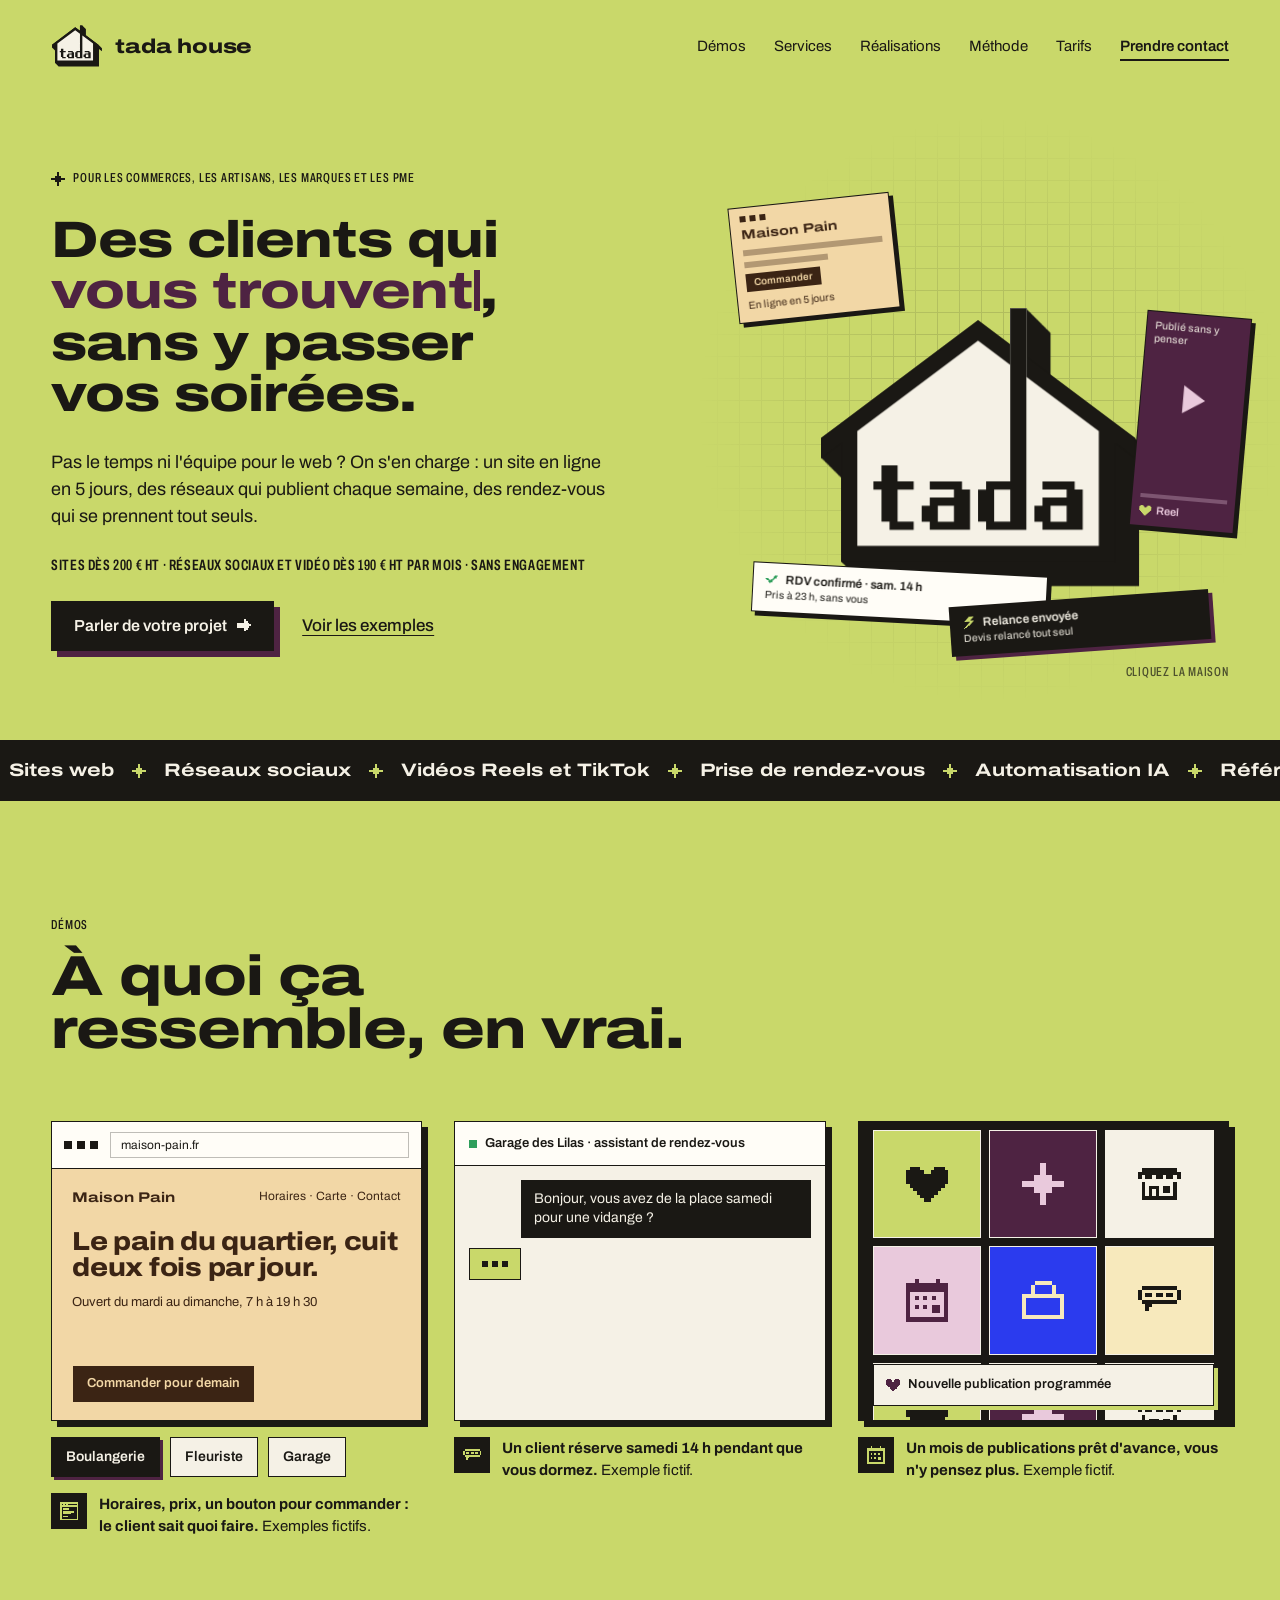
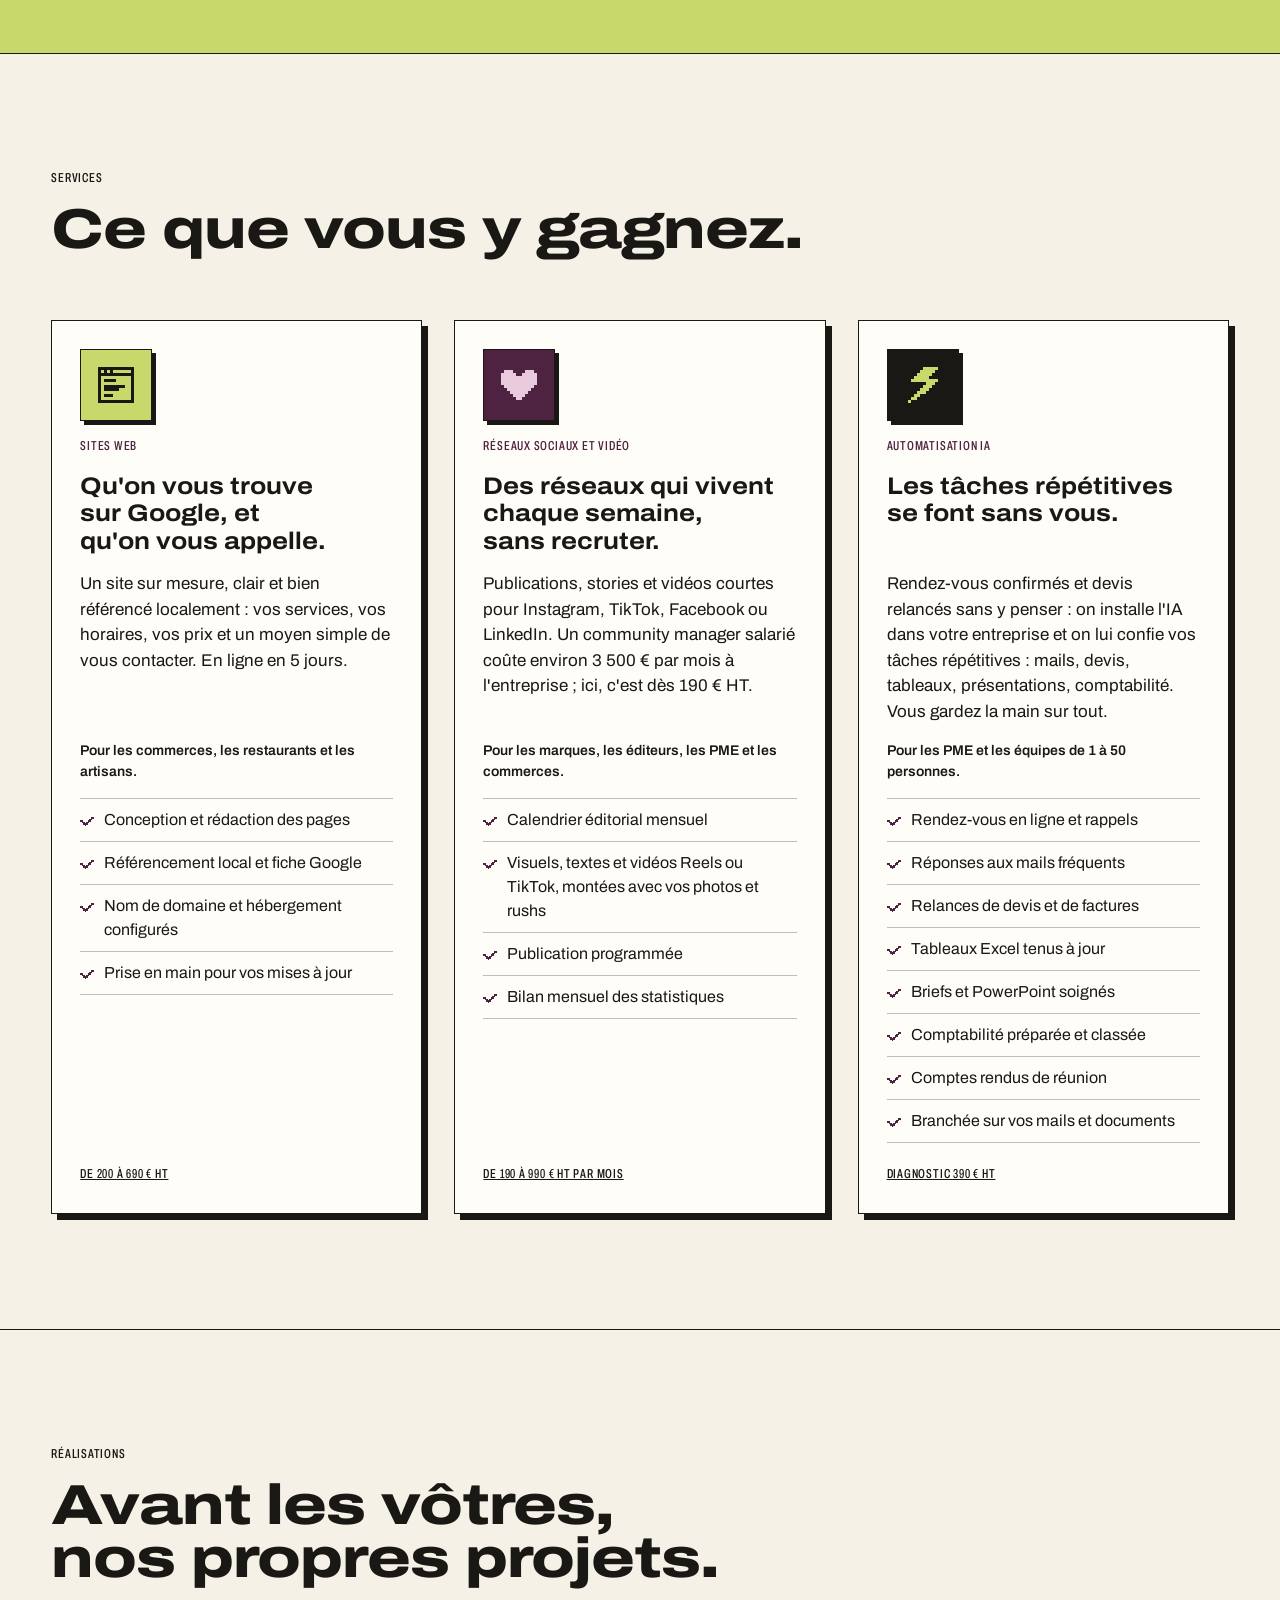
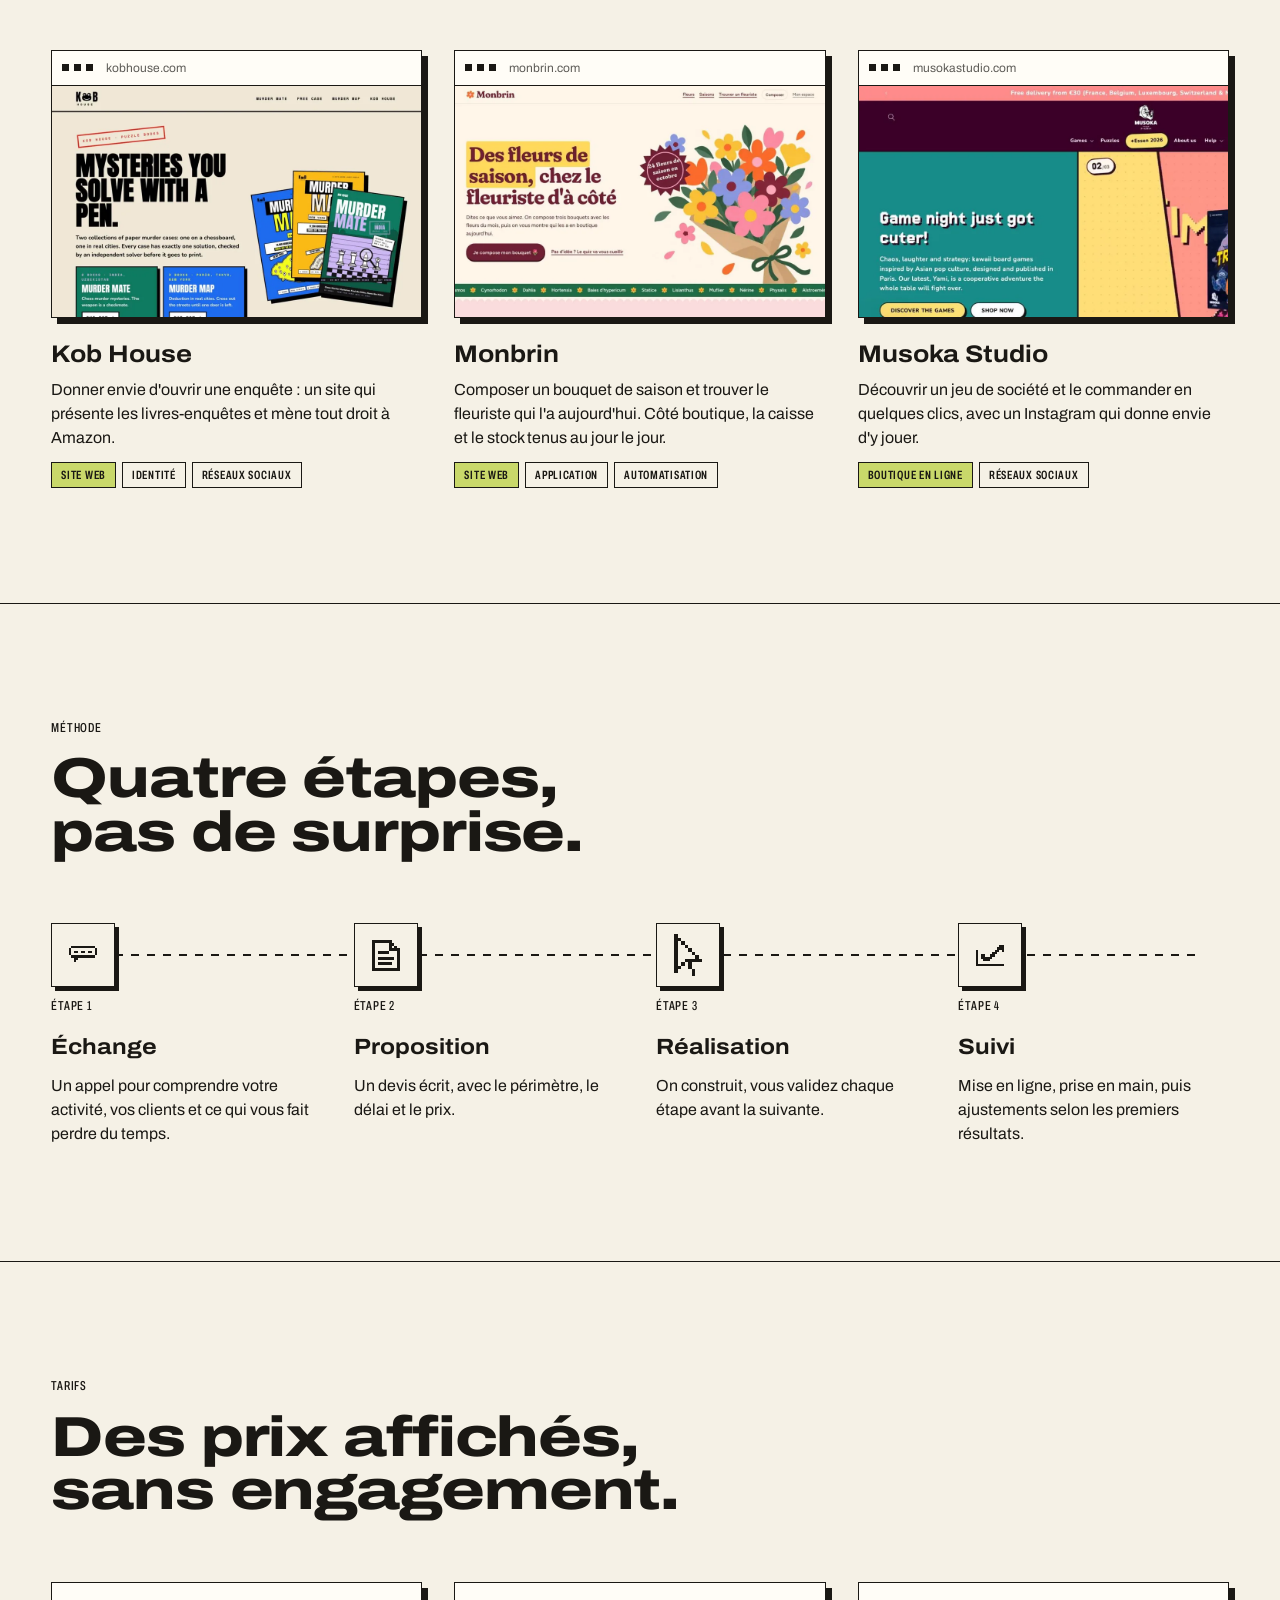
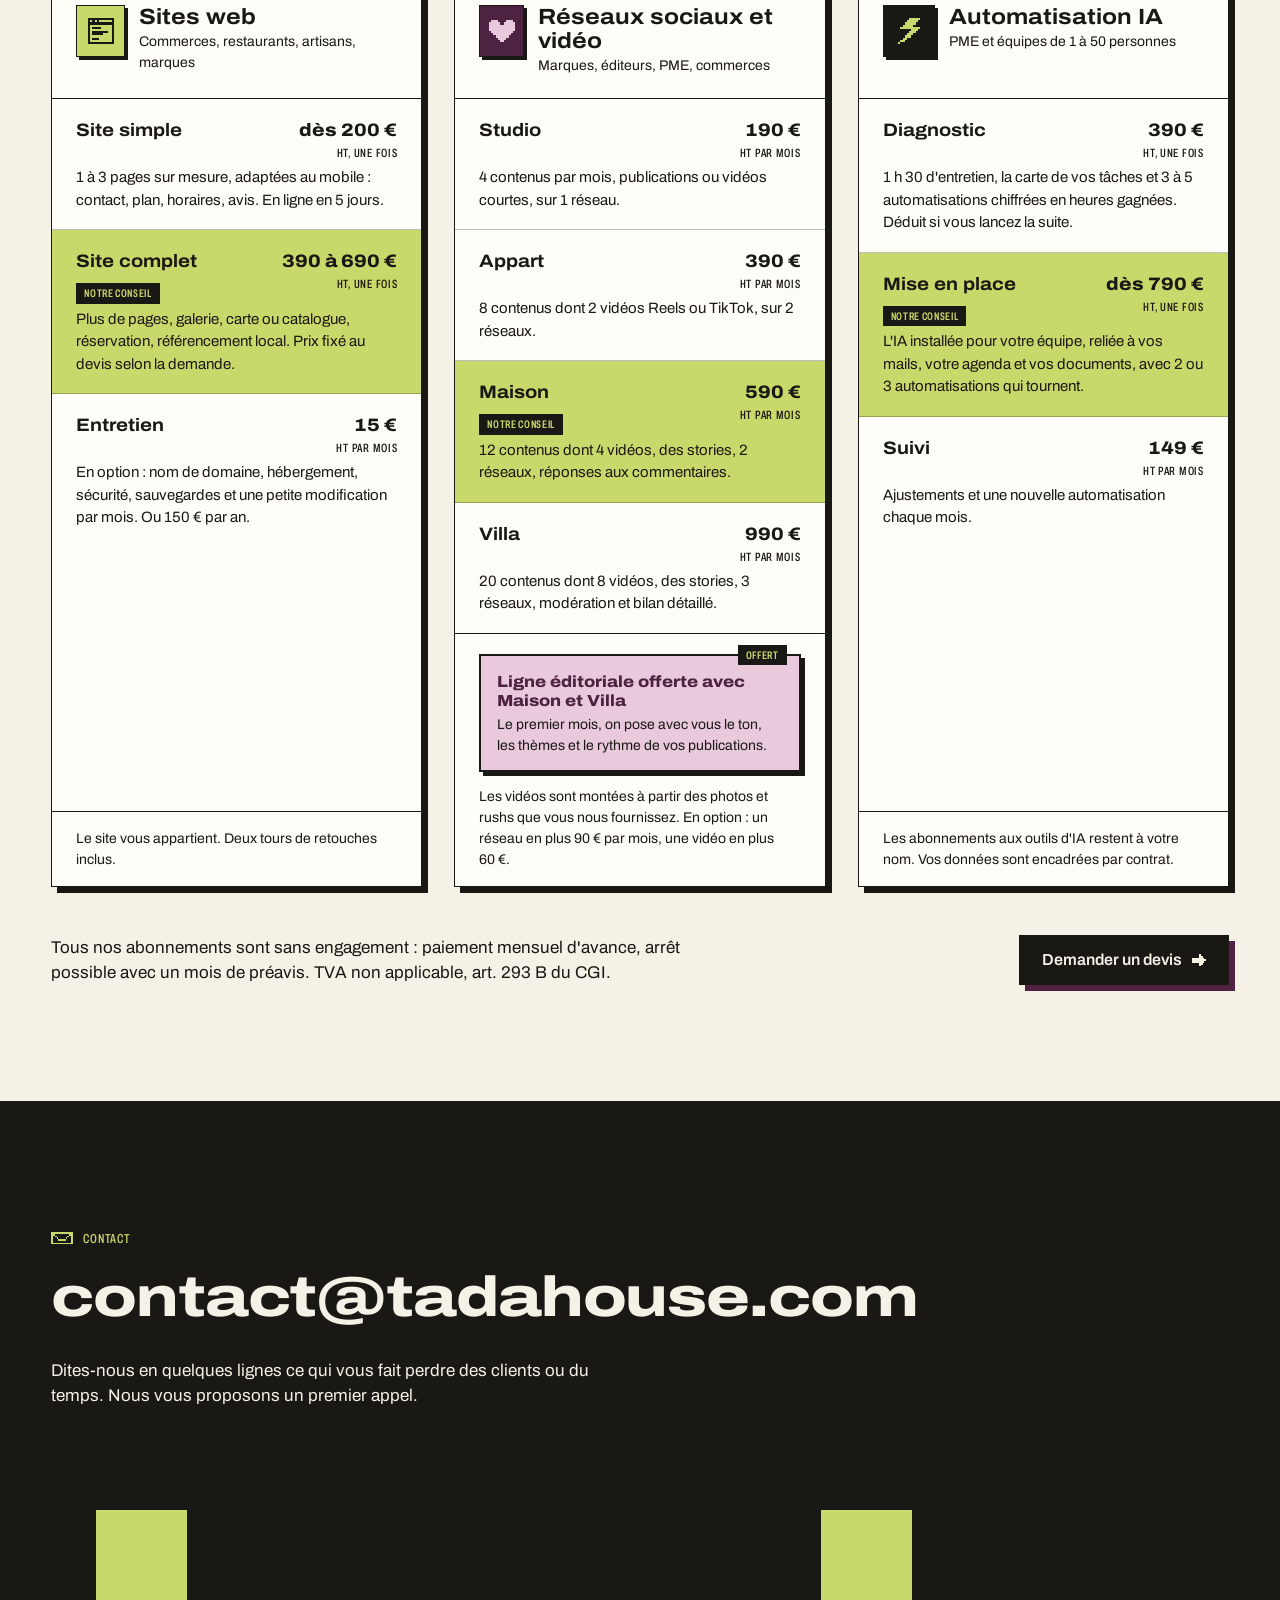
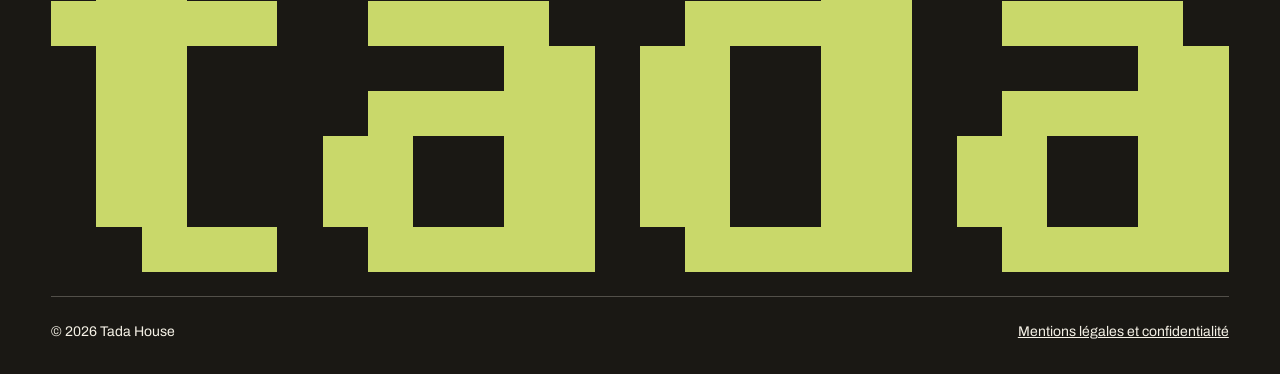
<file: index.html>
<!doctype html>
<html lang="fr">
<head>
<meta charset="utf-8">
<meta name="viewport" content="width=device-width, initial-scale=1">
<title>Tada House, sites web, réseaux sociaux et automatisation pour petites entreprises</title>
<meta name="description" content="Tada House crée les sites web, gère les réseaux sociaux et automatise la prise de rendez-vous des commerces, artisans et indépendants. Un seul interlocuteur.">
<link rel="canonical" href="https://tadahouse.com/">
<link rel="preload" href="/assets/fonts/archivo.woff2" as="font" type="font/woff2" crossorigin>
<link rel="stylesheet" href="/assets/style.css?v=5">
<link rel="icon" href="/favicon.svg" type="image/svg+xml">
<link rel="icon" href="/favicon-32.png" sizes="32x32" type="image/png">
<link rel="apple-touch-icon" href="/apple-touch-icon.png">
<meta name="theme-color" content="#C9D86A">
<meta property="og:type" content="website">
<meta property="og:locale" content="fr_FR">
<meta property="og:site_name" content="Tada House">
<meta property="og:title" content="Tada House, le numérique des petites entreprises">
<meta property="og:description" content="Sites web, réseaux sociaux et prise de rendez-vous automatisée pour les commerces, artisans et indépendants.">
<meta property="og:url" content="https://tadahouse.com/">
<meta property="og:image" content="https://tadahouse.com/assets/img/og.png">
<meta property="og:image:width" content="1200">
<meta property="og:image:height" content="630">
<meta name="twitter:card" content="summary_large_image">
<script type="application/ld+json">
{
  "@context": "https://schema.org",
  "@type": "Organization",
  "name": "Tada House",
  "url": "https://tadahouse.com/",
  "logo": "https://tadahouse.com/assets/img/icon-512.png",
  "email": "contact@tadahouse.com",
  "description": "Sites web, réseaux sociaux et automatisation pour les petites entreprises."
}
</script>
<script src="/assets/site.js?v=5" defer></script>
</head>
<body>
<a class="lien-evitement" href="#contenu">Aller au contenu</a>

<header class="accueil">
  <div class="conteneur entete">
    <a class="entete__logo" href="/" aria-label="Tada House, accueil">
      <img src="/assets/img/logo.svg" alt="" width="52" height="52">
      <span class="entete__nom">tada house</span>
    </a>
    <nav class="nav" aria-label="Navigation principale">
      <a class="nav__secondaire" href="#demos">Démos</a>
      <a class="nav__secondaire" href="#services">Services</a>
      <a class="nav__secondaire" href="#realisations">Réalisations</a>
      <a class="nav__secondaire" href="#methode">Méthode</a>
      <a class="nav__secondaire" href="#tarifs">Tarifs</a>
      <a class="nav__action" href="#contact">Prendre contact</a>
    </nav>
  </div>
  <div class="conteneur accroche">
    <div class="accroche__titre">
      <p class="legende accroche__sur"><svg class="icone" viewBox="0 0 7 7" width="14" height="14" shape-rendering="crispEdges" aria-hidden="true" focusable="false"><path fill="currentColor" d="M3 0h1v1h-1zM3 1h1v1h-1zM2 2h3v1h-3zM0 3h7v1h-7zM2 4h3v1h-3zM3 5h1v1h-1zM3 6h1v1h-1z"/></svg> Pour les commerces, les artisans, les marques et les PME</p>
      <h1 class="titre titre-fixe"><span class="ligne">Des clients qui</span> <span class="ligne"><span class="mot-change" data-mots="vous trouvent|réservent|vous suivent|reviennent">vous trouvent</span>,</span> <span class="ligne">sans y passer</span> <span class="ligne">vos soirées.</span></h1>
      <div class="accroche__texte">
        <p>Pas le temps ni l'équipe pour le web ? On s'en charge : un site en ligne en 5 jours, des réseaux qui publient chaque semaine, des rendez-vous qui se prennent tout seuls.</p>
        <p class="accroche__prix">Sites dès 200 € HT · réseaux sociaux et vidéo dès 190 € HT par mois · sans engagement</p>
        <div class="actions">
          <a class="bouton" href="mailto:contact@tadahouse.com?subject=Mon%20projet">Parler de votre projet <svg class="icone" viewBox="0 0 8 7" width="16" height="14" shape-rendering="crispEdges" aria-hidden="true" focusable="false"><path fill="currentColor" d="M4 0h1v1h-1zM4 1h2v1h-2zM0 2h7v1h-7zM0 3h8v1h-8zM0 4h7v1h-7zM4 5h2v1h-2zM4 6h1v1h-1z"/></svg></a>
          <a href="#demos">Voir les exemples</a>
        </div>
      </div>
    </div>
    <div class="scene joue" data-scene style="--cheminee-x: 55.91%; --cheminee-y: 28.67%">
      <span class="scene__grille" aria-hidden="true"></span>
      <button class="scene__maison" type="button" data-confettis data-rejouer aria-label="Tada ! Rejouer l'animation"><svg class="maison-anim" viewBox="-4 -9 45 43.5" role="img" aria-label="Logo Tada House"><path class="m-volume" fill="var(--noir)" d="M0.00,12.75 L-2.50,14.62 L-2.50,17.12 L-2.40,17.05 L-2.40,17.23 L-2.30,17.15 L-2.30,17.32 L-2.20,17.25 L-2.20,17.43 L-2.10,17.35 L-2.10,17.52 L-2.00,17.45 L-2.00,17.62 L-1.90,17.55 L-1.90,17.73 L-1.80,17.65 L-1.80,17.82 L-1.70,17.75 L-1.70,17.93 L-1.60,17.85 L-1.60,18.02 L-1.50,17.95 L-1.50,18.12 L-1.40,18.05 L-1.40,18.23 L-1.30,18.15 L-1.30,18.32 L-1.20,18.25 L-1.20,18.43 L-1.10,18.35 L-1.10,18.52 L-1.00,18.45 L-1.00,18.62 L-0.90,18.55 L-0.90,18.73 L-0.80,18.65 L-0.80,18.82 L-0.70,18.75 L-0.70,18.93 L-0.60,18.85 L-0.60,19.02 L-0.50,18.95 L-0.50,19.12 L-0.40,19.05 L-0.40,19.23 L-0.30,19.15 L-0.30,19.32 L-0.20,19.25 L-0.20,19.43 L-0.10,19.35 L-0.10,19.52 L0.00,19.45 L0.00,19.62 L0.00,30.00 L0.10,30.00 L0.10,30.10 L0.20,30.10 L0.20,30.20 L0.30,30.20 L0.30,30.30 L0.40,30.30 L0.40,30.40 L0.50,30.40 L0.50,30.50 L0.60,30.50 L0.60,30.60 L0.70,30.60 L0.70,30.70 L0.80,30.70 L0.80,30.80 L0.90,30.80 L0.90,30.90 L1.00,30.90 L1.00,31.00 L1.10,31.00 L1.10,31.10 L1.20,31.10 L1.20,31.20 L1.30,31.20 L1.30,31.30 L1.40,31.30 L1.40,31.40 L1.50,31.40 L1.50,31.50 L1.60,31.50 L1.60,31.60 L1.70,31.60 L1.70,31.70 L1.80,31.70 L1.80,31.80 L1.90,31.80 L1.90,31.90 L2.00,31.90 L2.00,32.00 L2.10,32.00 L2.10,32.10 L2.20,32.10 L2.20,32.20 L2.30,32.20 L2.30,32.30 L2.40,32.30 L2.40,32.40 L2.50,32.40 L2.50,32.50 L2.60,32.50 L2.60,32.60 L2.70,32.60 L2.70,32.70 L2.80,32.70 L2.80,32.80 L2.90,32.80 L2.90,32.90 L3.00,32.90 L3.00,33.00 L37.00,33.00 L37.00,18.25 L39.50,20.12 L39.50,17.62 L39.40,17.55 L39.40,17.52 L39.30,17.45 L39.30,17.43 L39.20,17.35 L39.20,17.32 L39.10,17.25 L39.10,17.23 L39.00,17.15 L39.00,17.12 L38.90,17.05 L38.90,17.02 L38.80,16.95 L38.80,16.93 L38.70,16.85 L38.70,16.82 L38.60,16.75 L38.60,16.73 L38.50,16.65 L38.50,16.62 L38.40,16.55 L38.40,16.52 L38.30,16.45 L38.30,16.43 L38.20,16.35 L38.20,16.32 L38.10,16.25 L38.10,16.23 L38.00,16.15 L38.00,16.12 L37.90,16.05 L37.90,16.02 L37.80,15.95 L37.80,15.93 L37.70,15.85 L37.70,15.82 L37.60,15.75 L37.60,15.72 L37.50,15.65 L37.50,15.62 L37.40,15.55 L37.40,15.53 L37.30,15.45 L37.30,15.43 L37.20,15.35 L37.20,15.32 L37.10,15.25 L37.10,15.22 L37.00,15.15 L37.00,15.12 L36.90,15.05 L36.90,15.03 L36.80,14.95 L36.80,14.93 L36.70,14.85 L36.70,14.82 L36.60,14.75 L36.60,14.72 L36.50,14.65 L36.50,14.62 L34.00,12.75 L26.00,6.75 L26.00,1.50 L25.90,1.50 L25.90,1.40 L25.80,1.40 L25.80,1.30 L25.70,1.30 L25.70,1.20 L25.60,1.20 L25.60,1.10 L25.50,1.10 L25.50,1.00 L25.40,1.00 L25.40,0.90 L25.30,0.90 L25.30,0.80 L25.20,0.80 L25.20,0.70 L25.10,0.70 L25.10,0.60 L25.00,0.60 L25.00,0.50 L24.90,0.50 L24.90,0.40 L24.80,0.40 L24.80,0.30 L24.70,0.30 L24.70,0.20 L24.60,0.20 L24.60,0.10 L24.50,0.10 L24.50,0.00 L24.40,0.00 L24.40,-0.10 L24.30,-0.10 L24.30,-0.20 L24.20,-0.20 L24.20,-0.30 L24.10,-0.30 L24.10,-0.40 L24.00,-0.40 L24.00,-0.50 L23.90,-0.50 L23.90,-0.60 L23.80,-0.60 L23.80,-0.70 L23.70,-0.70 L23.70,-0.80 L23.60,-0.80 L23.60,-0.90 L23.50,-0.90 L23.50,-1.00 L23.40,-1.00 L23.40,-1.10 L23.30,-1.10 L23.30,-1.20 L23.20,-1.20 L23.20,-1.30 L23.10,-1.30 L23.10,-1.40 L23.00,-1.40 L23.00,-1.50 L21.00,-1.50 L21.00,3.00 L17.00,0.00Z"/><path class="m-contour" fill="var(--noir)" d="M23.00,-1.50 L21.00,-1.50 L21.00,3.00 L17.00,0.00 L0.00,12.75 L-2.50,14.62 L-2.50,17.12 L0.00,15.25 L0.00,30.00 L34.00,30.00 L34.00,15.25 L36.50,17.12 L36.50,14.62 L34.00,12.75 L23.00,4.50Z"/><path class="m-facade" fill="var(--creme)" fill-rule="evenodd" d="M32.00,13.75 L23.00,7.00 L23.00,-1.50 L21.00,-1.50 L21.00,5.50 L17.00,2.50 L2.00,13.75 L2.00,28.00 L32.00,28.00Z"/><path class="m-lettre m-lettre--1" fill="var(--noir)" d="M5.00,24.00 L5.00,25.00 L6.00,25.00 L6.00,26.00 L7.00,26.00 L8.00,26.00 L9.00,26.00 L9.00,25.00 L8.00,25.00 L7.00,25.00 L7.00,24.00 L7.00,23.00 L7.00,22.00 L7.00,21.00 L8.00,21.00 L9.00,21.00 L9.00,20.00 L8.00,20.00 L7.00,20.00 L7.00,19.00 L7.00,18.00 L6.00,18.00 L5.00,18.00 L5.00,19.00 L5.00,20.00 L4.00,20.00 L4.00,21.00 L5.00,21.00 L5.00,22.00 L5.00,23.00Z"/><path class="m-lettre m-lettre--2" fill="var(--noir)" d="M11.00,26.00 L12.00,26.00 L13.00,26.00 L14.00,26.00 L15.00,26.00 L16.00,26.00 L16.00,25.00 L16.00,24.00 L16.00,23.00 L16.00,22.00 L16.00,21.00 L15.00,21.00 L15.00,20.00 L14.00,20.00 L13.00,20.00 L12.00,20.00 L11.00,20.00 L11.00,21.00 L12.00,21.00 L13.00,21.00 L14.00,21.00 L14.00,22.00 L13.00,22.00 L12.00,22.00 L11.00,22.00 L11.00,23.00 L10.00,23.00 L10.00,24.00 L10.00,25.00 L11.00,25.00ZM14.00,23.00 L14.00,24.00 L14.00,25.00 L13.00,25.00 L12.00,25.00 L12.00,24.00 L12.00,23.00 L13.00,23.00Z"/><path class="m-lettre m-lettre--3" fill="var(--noir)" d="M21.00,18.50 L21.00,19.00 L21.00,20.00 L20.00,20.00 L19.00,20.00 L18.00,20.00 L18.00,21.00 L17.00,21.00 L17.00,22.00 L17.00,23.00 L17.00,24.00 L17.00,25.00 L18.00,25.00 L18.00,26.00 L19.00,26.00 L20.00,26.00 L21.00,26.00 L22.00,26.00 L23.00,26.00 L23.00,25.00 L23.00,24.00 L23.00,23.00 L23.00,22.00 L23.00,21.00 L23.00,20.00 L23.00,19.00 L23.00,18.50 L23.00,18.00 L23.00,-1.50 L21.00,-1.50 L21.00,18.00ZM19.00,21.00 L20.00,21.00 L21.00,21.00 L21.00,22.00 L21.00,23.00 L21.00,24.00 L21.00,25.00 L20.00,25.00 L19.00,25.00 L19.00,24.00 L19.00,23.00 L19.00,22.00Z"/><path class="m-lettre m-lettre--4" fill="var(--noir)" d="M28.00,26.00 L29.00,26.00 L30.00,26.00 L30.00,25.00 L30.00,24.00 L30.00,23.00 L30.00,22.00 L30.00,21.00 L29.00,21.00 L29.00,20.00 L28.00,20.00 L27.00,20.00 L26.00,20.00 L25.00,20.00 L25.00,21.00 L26.00,21.00 L27.00,21.00 L28.00,21.00 L28.00,22.00 L27.00,22.00 L26.00,22.00 L25.00,22.00 L25.00,23.00 L24.00,23.00 L24.00,24.00 L24.00,25.00 L25.00,25.00 L25.00,26.00 L26.00,26.00 L27.00,26.00ZM26.00,23.00 L27.00,23.00 L28.00,23.00 L28.00,24.00 L28.00,25.00 L27.00,25.00 L26.00,25.00 L26.00,24.00Z"/></svg></button>
      <span class="fumee" aria-hidden="true"><i></i><i></i><i></i><i></i></span>
      <span class="scene__tada" aria-hidden="true">tada!</span>
      <div class="flottant flottant--site" aria-hidden="true">
        <span class="fl-barre"><i></i><i></i><i></i></span>
        <b>Maison Pain</b>
        <span class="fl-ligne"></span><span class="fl-ligne fl-ligne--courte"></span>
        <span class="fl-bouton">Commander</span>
        <em class="fl-legende">En ligne en 5 jours</em>
      </div>
      <div class="flottant flottant--reel" aria-hidden="true">
        <span class="fl-play"></span>
        <em class="fl-legende">Publié sans y penser</em>
        <span class="fl-progression"><i></i></span>
        <span class="fl-coeur"><svg class="icone" viewBox="0 0 12 12" width="24" height="24" shape-rendering="crispEdges" aria-hidden="true" focusable="false"><path fill="currentColor" d="M1 1h3v1h-3zM8 1h3v1h-3zM0 2h5v1h-5zM7 2h5v1h-5zM0 3h12v1h-12zM0 4h12v1h-12zM0 5h12v1h-12zM1 6h10v1h-10zM2 7h8v1h-8zM3 8h6v1h-6zM4 9h4v1h-4zM5 10h2v1h-2z"/></svg> Reel</span>
      </div>
      <div class="flottant flottant--rdv" aria-hidden="true"><svg class="icone" viewBox="0 0 9 6" width="18" height="12" shape-rendering="crispEdges" aria-hidden="true" focusable="false"><path fill="currentColor" d="M7 0h2v1h-2zM6 1h2v1h-2zM0 2h2v1h-2zM5 2h2v1h-2zM1 3h2v1h-2zM4 3h2v1h-2zM2 4h3v1h-3zM3 5h1v1h-1z"/></svg> RDV confirmé · sam. 14 h<em class="fl-legende">Pris à 23 h, sans vous</em></div>
      <div class="flottant flottant--ia" aria-hidden="true"><svg class="icone" viewBox="0 0 12 12" width="24" height="24" shape-rendering="crispEdges" aria-hidden="true" focusable="false"><path fill="currentColor" d="M6 0h5v1h-5zM5 1h5v1h-5zM4 2h5v1h-5zM3 3h5v1h-5zM2 4h9v1h-9zM7 5h3v1h-3zM6 6h3v1h-3zM5 7h3v1h-3zM4 8h3v1h-3zM3 9h2v1h-2zM2 10h2v1h-2zM1 11h1v1h-1z"/></svg> Relance envoyée<em class="fl-legende">Devis relancé tout seul</em></div>
      <span class="scene__note legende" aria-hidden="true">Cliquez la maison</span>
    </div>
  </div>
</header>

<div class="bandeau" aria-hidden="true">
  <div class="bandeau__piste">
    <span>Sites web <svg class="icone" viewBox="0 0 7 7" width="14" height="14" shape-rendering="crispEdges" aria-hidden="true" focusable="false"><path fill="currentColor" d="M3 0h1v1h-1zM3 1h1v1h-1zM2 2h3v1h-3zM0 3h7v1h-7zM2 4h3v1h-3zM3 5h1v1h-1zM3 6h1v1h-1z"/></svg> Réseaux sociaux <svg class="icone" viewBox="0 0 7 7" width="14" height="14" shape-rendering="crispEdges" aria-hidden="true" focusable="false"><path fill="currentColor" d="M3 0h1v1h-1zM3 1h1v1h-1zM2 2h3v1h-3zM0 3h7v1h-7zM2 4h3v1h-3zM3 5h1v1h-1zM3 6h1v1h-1z"/></svg> Vidéos Reels et TikTok <svg class="icone" viewBox="0 0 7 7" width="14" height="14" shape-rendering="crispEdges" aria-hidden="true" focusable="false"><path fill="currentColor" d="M3 0h1v1h-1zM3 1h1v1h-1zM2 2h3v1h-3zM0 3h7v1h-7zM2 4h3v1h-3zM3 5h1v1h-1zM3 6h1v1h-1z"/></svg> Prise de rendez-vous <svg class="icone" viewBox="0 0 7 7" width="14" height="14" shape-rendering="crispEdges" aria-hidden="true" focusable="false"><path fill="currentColor" d="M3 0h1v1h-1zM3 1h1v1h-1zM2 2h3v1h-3zM0 3h7v1h-7zM2 4h3v1h-3zM3 5h1v1h-1zM3 6h1v1h-1z"/></svg> Automatisation IA <svg class="icone" viewBox="0 0 7 7" width="14" height="14" shape-rendering="crispEdges" aria-hidden="true" focusable="false"><path fill="currentColor" d="M3 0h1v1h-1zM3 1h1v1h-1zM2 2h3v1h-3zM0 3h7v1h-7zM2 4h3v1h-3zM3 5h1v1h-1zM3 6h1v1h-1z"/></svg> Référencement local <svg class="icone" viewBox="0 0 7 7" width="14" height="14" shape-rendering="crispEdges" aria-hidden="true" focusable="false"><path fill="currentColor" d="M3 0h1v1h-1zM3 1h1v1h-1zM2 2h3v1h-3zM0 3h7v1h-7zM2 4h3v1h-3zM3 5h1v1h-1zM3 6h1v1h-1z"/></svg> Fiche Google <svg class="icone" viewBox="0 0 7 7" width="14" height="14" shape-rendering="crispEdges" aria-hidden="true" focusable="false"><path fill="currentColor" d="M3 0h1v1h-1zM3 1h1v1h-1zM2 2h3v1h-3zM0 3h7v1h-7zM2 4h3v1h-3zM3 5h1v1h-1zM3 6h1v1h-1z"/></svg> Relances automatiques <svg class="icone" viewBox="0 0 7 7" width="14" height="14" shape-rendering="crispEdges" aria-hidden="true" focusable="false"><path fill="currentColor" d="M3 0h1v1h-1zM3 1h1v1h-1zM2 2h3v1h-3zM0 3h7v1h-7zM2 4h3v1h-3zM3 5h1v1h-1zM3 6h1v1h-1z"/></svg> </span>
    <span>Sites web <svg class="icone" viewBox="0 0 7 7" width="14" height="14" shape-rendering="crispEdges" aria-hidden="true" focusable="false"><path fill="currentColor" d="M3 0h1v1h-1zM3 1h1v1h-1zM2 2h3v1h-3zM0 3h7v1h-7zM2 4h3v1h-3zM3 5h1v1h-1zM3 6h1v1h-1z"/></svg> Réseaux sociaux <svg class="icone" viewBox="0 0 7 7" width="14" height="14" shape-rendering="crispEdges" aria-hidden="true" focusable="false"><path fill="currentColor" d="M3 0h1v1h-1zM3 1h1v1h-1zM2 2h3v1h-3zM0 3h7v1h-7zM2 4h3v1h-3zM3 5h1v1h-1zM3 6h1v1h-1z"/></svg> Vidéos Reels et TikTok <svg class="icone" viewBox="0 0 7 7" width="14" height="14" shape-rendering="crispEdges" aria-hidden="true" focusable="false"><path fill="currentColor" d="M3 0h1v1h-1zM3 1h1v1h-1zM2 2h3v1h-3zM0 3h7v1h-7zM2 4h3v1h-3zM3 5h1v1h-1zM3 6h1v1h-1z"/></svg> Prise de rendez-vous <svg class="icone" viewBox="0 0 7 7" width="14" height="14" shape-rendering="crispEdges" aria-hidden="true" focusable="false"><path fill="currentColor" d="M3 0h1v1h-1zM3 1h1v1h-1zM2 2h3v1h-3zM0 3h7v1h-7zM2 4h3v1h-3zM3 5h1v1h-1zM3 6h1v1h-1z"/></svg> Automatisation IA <svg class="icone" viewBox="0 0 7 7" width="14" height="14" shape-rendering="crispEdges" aria-hidden="true" focusable="false"><path fill="currentColor" d="M3 0h1v1h-1zM3 1h1v1h-1zM2 2h3v1h-3zM0 3h7v1h-7zM2 4h3v1h-3zM3 5h1v1h-1zM3 6h1v1h-1z"/></svg> Référencement local <svg class="icone" viewBox="0 0 7 7" width="14" height="14" shape-rendering="crispEdges" aria-hidden="true" focusable="false"><path fill="currentColor" d="M3 0h1v1h-1zM3 1h1v1h-1zM2 2h3v1h-3zM0 3h7v1h-7zM2 4h3v1h-3zM3 5h1v1h-1zM3 6h1v1h-1z"/></svg> Fiche Google <svg class="icone" viewBox="0 0 7 7" width="14" height="14" shape-rendering="crispEdges" aria-hidden="true" focusable="false"><path fill="currentColor" d="M3 0h1v1h-1zM3 1h1v1h-1zM2 2h3v1h-3zM0 3h7v1h-7zM2 4h3v1h-3zM3 5h1v1h-1zM3 6h1v1h-1z"/></svg> Relances automatiques <svg class="icone" viewBox="0 0 7 7" width="14" height="14" shape-rendering="crispEdges" aria-hidden="true" focusable="false"><path fill="currentColor" d="M3 0h1v1h-1zM3 1h1v1h-1zM2 2h3v1h-3zM0 3h7v1h-7zM2 4h3v1h-3zM3 5h1v1h-1zM3 6h1v1h-1z"/></svg> </span>
  </div>
</div>

<main id="contenu">

  <section class="section section--pistache" id="demos" aria-labelledby="demos-titre">
    <div class="conteneur">
      <div class="section__tete apparition">
        <span class="legende">Démos</span>
        <h2 class="titre" id="demos-titre">À quoi ça ressemble, en vrai.</h2>
      </div>
      <div class="demos">

        <figure class="demo apparition">
          <div class="demo__ecran demo-site" data-demo-site>
            <div class="navigateur">
              <span class="navigateur__points" aria-hidden="true"><i></i><i></i><i></i></span>
              <span class="navigateur__adresse" data-site-adresse>maison-pain.fr</span>
            </div>
            <div class="mini-site" data-site-theme="pain">
              <div class="mini-site__nav"><b data-site-nom>Maison Pain</b><span>Horaires · Carte · Contact</span></div>
              <p class="mini-site__titre" data-site-titre>Le pain du quartier, cuit deux fois par jour.</p>
              <p class="mini-site__info" data-site-info>Ouvert du mardi au dimanche, 7 h à 19 h 30</p>
              <span class="mini-site__bouton" data-site-bouton>Commander pour demain</span>
            </div>
          </div>
          <div class="demo__onglets" role="group" aria-label="Choisir un exemple de site">
            <button type="button" class="onglet" aria-pressed="true" data-site="pain">Boulangerie</button>
            <button type="button" class="onglet" aria-pressed="false" data-site="fleur">Fleuriste</button>
            <button type="button" class="onglet" aria-pressed="false" data-site="garage">Garage</button>
          </div>
          <figcaption><span class="demo__icone"><svg class="icone" viewBox="0 0 12 12" width="24" height="24" shape-rendering="crispEdges" aria-hidden="true" focusable="false"><path fill="currentColor" d="M0 0h12v1h-12zM0 1h1v1h-1zM2 1h1v1h-1zM4 1h1v1h-1zM11 1h1v1h-1zM0 2h12v1h-12zM0 3h1v1h-1zM11 3h1v1h-1zM0 4h1v1h-1zM2 4h4v1h-4zM11 4h1v1h-1zM0 5h1v1h-1zM11 5h1v1h-1zM0 6h1v1h-1zM2 6h7v1h-7zM11 6h1v1h-1zM0 7h1v1h-1zM2 7h5v1h-5zM11 7h1v1h-1zM0 8h1v1h-1zM11 8h1v1h-1zM0 9h1v1h-1zM2 9h3v1h-3zM11 9h1v1h-1zM0 10h1v1h-1zM11 10h1v1h-1zM0 11h12v1h-12z"/></svg></span><span><b>Horaires, prix, un bouton pour commander : le client sait quoi faire.</b> Exemples fictifs.</span></figcaption>
        </figure>

        <figure class="demo apparition">
          <div class="demo__ecran demo-rdv">
            <div class="discussion__entete"><span class="pastille" aria-hidden="true"></span>Garage des Lilas · assistant de rendez-vous</div>
            <ol class="discussion" data-discussion aria-live="off">
              <li class="message message--client">Bonjour, vous avez de la place samedi pour une vidange ?</li>
              <li class="message message--auto">Bonjour ! Samedi, il reste 9 h 30 ou 14 h. Lequel vous arrange ?</li>
              <li class="message message--client">14 h, parfait.</li>
              <li class="message message--auto">C'est réservé pour samedi 14 h. Vous recevrez un rappel la veille.</li>
            </ol>
          </div>
          <figcaption><span class="demo__icone"><svg class="icone" viewBox="0 0 12 8" width="24" height="16" shape-rendering="crispEdges" aria-hidden="true" focusable="false"><path fill="currentColor" d="M1 0h10v1h-10zM0 1h1v1h-1zM11 1h1v1h-1zM0 2h1v1h-1zM2 2h2v1h-2zM5 2h2v1h-2zM8 2h2v1h-2zM11 2h1v1h-1zM0 3h1v1h-1zM11 3h1v1h-1zM1 4h10v1h-10zM2 5h2v1h-2zM2 6h1v1h-1z"/></svg></span><span><b>Un client réserve samedi 14 h pendant que vous dormez.</b> Exemple fictif.</span></figcaption>
        </figure>

        <figure class="demo apparition">
          <div class="demo__ecran demo-reseaux">
            <div class="fil">
              <div class="fil__piste">
                <span class="post post--1"><svg class="icone" viewBox="0 0 12 12" width="24" height="24" shape-rendering="crispEdges" aria-hidden="true" focusable="false"><path fill="currentColor" d="M1 1h3v1h-3zM8 1h3v1h-3zM0 2h5v1h-5zM7 2h5v1h-5zM0 3h12v1h-12zM0 4h12v1h-12zM0 5h12v1h-12zM1 6h10v1h-10zM2 7h8v1h-8zM3 8h6v1h-6zM4 9h4v1h-4zM5 10h2v1h-2z"/></svg></span><span class="post post--2"><svg class="icone" viewBox="0 0 7 7" width="14" height="14" shape-rendering="crispEdges" aria-hidden="true" focusable="false"><path fill="currentColor" d="M3 0h1v1h-1zM3 1h1v1h-1zM2 2h3v1h-3zM0 3h7v1h-7zM2 4h3v1h-3zM3 5h1v1h-1zM3 6h1v1h-1z"/></svg></span><span class="post post--3"><svg class="icone" viewBox="0 0 12 9" width="24" height="18" shape-rendering="crispEdges" aria-hidden="true" focusable="false"><path fill="currentColor" d="M1 0h10v1h-10zM0 1h12v1h-12zM0 2h1v1h-1zM2 2h2v1h-2zM5 2h2v1h-2zM8 2h2v1h-2zM11 2h1v1h-1zM1 4h1v1h-1zM10 4h1v1h-1zM1 5h1v1h-1zM3 5h3v1h-3zM7 5h2v1h-2zM10 5h1v1h-1zM1 6h1v1h-1zM3 6h1v1h-1zM5 6h1v1h-1zM7 6h2v1h-2zM10 6h1v1h-1zM1 7h1v1h-1zM3 7h1v1h-1zM5 7h1v1h-1zM10 7h1v1h-1zM1 8h10v1h-10z"/></svg></span>
                <span class="post post--4"><svg class="icone" viewBox="0 0 10 10" width="20" height="20" shape-rendering="crispEdges" aria-hidden="true" focusable="false"><path fill="currentColor" d="M2 0h1v1h-1zM7 0h1v1h-1zM0 1h10v1h-10zM0 2h10v1h-10zM0 3h1v1h-1zM9 3h1v1h-1zM0 4h1v1h-1zM2 4h1v1h-1zM4 4h1v1h-1zM6 4h1v1h-1zM9 4h1v1h-1zM0 5h1v1h-1zM9 5h1v1h-1zM0 6h1v1h-1zM2 6h1v1h-1zM4 6h1v1h-1zM6 6h2v1h-2zM9 6h1v1h-1zM0 7h1v1h-1zM6 7h2v1h-2zM9 7h1v1h-1zM0 8h1v1h-1zM9 8h1v1h-1zM0 9h10v1h-10z"/></svg></span><span class="post post--5"><svg class="icone" viewBox="0 0 10 9" width="20" height="18" shape-rendering="crispEdges" aria-hidden="true" focusable="false"><path fill="currentColor" d="M3 0h4v1h-4zM2 1h1v1h-1zM7 1h1v1h-1zM2 2h1v1h-1zM7 2h1v1h-1zM0 3h10v1h-10zM0 4h1v1h-1zM9 4h1v1h-1zM0 5h1v1h-1zM9 5h1v1h-1zM0 6h1v1h-1zM9 6h1v1h-1zM0 7h1v1h-1zM9 7h1v1h-1zM0 8h10v1h-10z"/></svg></span><span class="post post--6"><svg class="icone" viewBox="0 0 12 8" width="24" height="16" shape-rendering="crispEdges" aria-hidden="true" focusable="false"><path fill="currentColor" d="M1 0h10v1h-10zM0 1h1v1h-1zM11 1h1v1h-1zM0 2h1v1h-1zM2 2h2v1h-2zM5 2h2v1h-2zM8 2h2v1h-2zM11 2h1v1h-1zM0 3h1v1h-1zM11 3h1v1h-1zM1 4h10v1h-10zM2 5h2v1h-2zM2 6h1v1h-1z"/></svg></span>
                <span class="post post--1"><svg class="icone" viewBox="0 0 12 12" width="24" height="24" shape-rendering="crispEdges" aria-hidden="true" focusable="false"><path fill="currentColor" d="M1 1h3v1h-3zM8 1h3v1h-3zM0 2h5v1h-5zM7 2h5v1h-5zM0 3h12v1h-12zM0 4h12v1h-12zM0 5h12v1h-12zM1 6h10v1h-10zM2 7h8v1h-8zM3 8h6v1h-6zM4 9h4v1h-4zM5 10h2v1h-2z"/></svg></span><span class="post post--2"><svg class="icone" viewBox="0 0 7 7" width="14" height="14" shape-rendering="crispEdges" aria-hidden="true" focusable="false"><path fill="currentColor" d="M3 0h1v1h-1zM3 1h1v1h-1zM2 2h3v1h-3zM0 3h7v1h-7zM2 4h3v1h-3zM3 5h1v1h-1zM3 6h1v1h-1z"/></svg></span><span class="post post--3"><svg class="icone" viewBox="0 0 12 9" width="24" height="18" shape-rendering="crispEdges" aria-hidden="true" focusable="false"><path fill="currentColor" d="M1 0h10v1h-10zM0 1h12v1h-12zM0 2h1v1h-1zM2 2h2v1h-2zM5 2h2v1h-2zM8 2h2v1h-2zM11 2h1v1h-1zM1 4h1v1h-1zM10 4h1v1h-1zM1 5h1v1h-1zM3 5h3v1h-3zM7 5h2v1h-2zM10 5h1v1h-1zM1 6h1v1h-1zM3 6h1v1h-1zM5 6h1v1h-1zM7 6h2v1h-2zM10 6h1v1h-1zM1 7h1v1h-1zM3 7h1v1h-1zM5 7h1v1h-1zM10 7h1v1h-1zM1 8h10v1h-10z"/></svg></span>
                <span class="post post--4"><svg class="icone" viewBox="0 0 10 10" width="20" height="20" shape-rendering="crispEdges" aria-hidden="true" focusable="false"><path fill="currentColor" d="M2 0h1v1h-1zM7 0h1v1h-1zM0 1h10v1h-10zM0 2h10v1h-10zM0 3h1v1h-1zM9 3h1v1h-1zM0 4h1v1h-1zM2 4h1v1h-1zM4 4h1v1h-1zM6 4h1v1h-1zM9 4h1v1h-1zM0 5h1v1h-1zM9 5h1v1h-1zM0 6h1v1h-1zM2 6h1v1h-1zM4 6h1v1h-1zM6 6h2v1h-2zM9 6h1v1h-1zM0 7h1v1h-1zM6 7h2v1h-2zM9 7h1v1h-1zM0 8h1v1h-1zM9 8h1v1h-1zM0 9h10v1h-10z"/></svg></span><span class="post post--5"><svg class="icone" viewBox="0 0 10 9" width="20" height="18" shape-rendering="crispEdges" aria-hidden="true" focusable="false"><path fill="currentColor" d="M3 0h4v1h-4zM2 1h1v1h-1zM7 1h1v1h-1zM2 2h1v1h-1zM7 2h1v1h-1zM0 3h10v1h-10zM0 4h1v1h-1zM9 4h1v1h-1zM0 5h1v1h-1zM9 5h1v1h-1zM0 6h1v1h-1zM9 6h1v1h-1zM0 7h1v1h-1zM9 7h1v1h-1zM0 8h10v1h-10z"/></svg></span><span class="post post--6"><svg class="icone" viewBox="0 0 12 8" width="24" height="16" shape-rendering="crispEdges" aria-hidden="true" focusable="false"><path fill="currentColor" d="M1 0h10v1h-10zM0 1h1v1h-1zM11 1h1v1h-1zM0 2h1v1h-1zM2 2h2v1h-2zM5 2h2v1h-2zM8 2h2v1h-2zM11 2h1v1h-1zM0 3h1v1h-1zM11 3h1v1h-1zM1 4h10v1h-10zM2 5h2v1h-2zM2 6h1v1h-1z"/></svg></span>
              </div>
            </div>
            <span class="notif" aria-hidden="true"><svg class="icone" viewBox="0 0 12 12" width="24" height="24" shape-rendering="crispEdges" aria-hidden="true" focusable="false"><path fill="currentColor" d="M1 1h3v1h-3zM8 1h3v1h-3zM0 2h5v1h-5zM7 2h5v1h-5zM0 3h12v1h-12zM0 4h12v1h-12zM0 5h12v1h-12zM1 6h10v1h-10zM2 7h8v1h-8zM3 8h6v1h-6zM4 9h4v1h-4zM5 10h2v1h-2z"/></svg> Nouvelle publication programmée</span>
          </div>
          <figcaption><span class="demo__icone"><svg class="icone" viewBox="0 0 10 10" width="20" height="20" shape-rendering="crispEdges" aria-hidden="true" focusable="false"><path fill="currentColor" d="M2 0h1v1h-1zM7 0h1v1h-1zM0 1h10v1h-10zM0 2h10v1h-10zM0 3h1v1h-1zM9 3h1v1h-1zM0 4h1v1h-1zM2 4h1v1h-1zM4 4h1v1h-1zM6 4h1v1h-1zM9 4h1v1h-1zM0 5h1v1h-1zM9 5h1v1h-1zM0 6h1v1h-1zM2 6h1v1h-1zM4 6h1v1h-1zM6 6h2v1h-2zM9 6h1v1h-1zM0 7h1v1h-1zM6 7h2v1h-2zM9 7h1v1h-1zM0 8h1v1h-1zM9 8h1v1h-1zM0 9h10v1h-10z"/></svg></span><span><b>Un mois de publications prêt d'avance, vous n'y pensez plus.</b> Exemple fictif.</span></figcaption>
        </figure>

      </div>
    </div>
  </section>

  <section class="section" id="services" aria-labelledby="services-titre">
    <div class="conteneur">
      <div class="section__tete apparition">
        <span class="legende">Services</span>
        <h2 class="titre" id="services-titre">Ce que vous y gagnez.</h2>
      </div>
      <div class="services">
        <article class="carte apparition">
          <span class="carte__icone carte__icone--pistache"><svg class="icone" viewBox="0 0 12 12" width="24" height="24" shape-rendering="crispEdges" aria-hidden="true" focusable="false"><path fill="currentColor" d="M0 0h12v1h-12zM0 1h1v1h-1zM2 1h1v1h-1zM4 1h1v1h-1zM11 1h1v1h-1zM0 2h12v1h-12zM0 3h1v1h-1zM11 3h1v1h-1zM0 4h1v1h-1zM2 4h4v1h-4zM11 4h1v1h-1zM0 5h1v1h-1zM11 5h1v1h-1zM0 6h1v1h-1zM2 6h7v1h-7zM11 6h1v1h-1zM0 7h1v1h-1zM2 7h5v1h-5zM11 7h1v1h-1zM0 8h1v1h-1zM11 8h1v1h-1zM0 9h1v1h-1zM2 9h3v1h-3zM11 9h1v1h-1zM0 10h1v1h-1zM11 10h1v1h-1zM0 11h12v1h-12z"/></svg></span>
          <span class="legende carte__service">Sites web</span>
          <h3>Qu'on vous trouve sur Google, et qu'on vous appelle.</h3>
          <p>Un site sur mesure, clair et bien référencé localement : vos services, vos horaires, vos prix et un moyen simple de vous contacter. En ligne en 5 jours.</p>
          <p class="carte__pourqui">Pour les commerces, les restaurants et les artisans.</p>
          <ul class="liste-coches">
            <li><svg class="icone" viewBox="0 0 9 6" width="18" height="12" shape-rendering="crispEdges" aria-hidden="true" focusable="false"><path fill="currentColor" d="M7 0h2v1h-2zM6 1h2v1h-2zM0 2h2v1h-2zM5 2h2v1h-2zM1 3h2v1h-2zM4 3h2v1h-2zM2 4h3v1h-3zM3 5h1v1h-1z"/></svg> Conception et rédaction des pages</li>
            <li><svg class="icone" viewBox="0 0 9 6" width="18" height="12" shape-rendering="crispEdges" aria-hidden="true" focusable="false"><path fill="currentColor" d="M7 0h2v1h-2zM6 1h2v1h-2zM0 2h2v1h-2zM5 2h2v1h-2zM1 3h2v1h-2zM4 3h2v1h-2zM2 4h3v1h-3zM3 5h1v1h-1z"/></svg> Référencement local et fiche Google</li>
            <li><svg class="icone" viewBox="0 0 9 6" width="18" height="12" shape-rendering="crispEdges" aria-hidden="true" focusable="false"><path fill="currentColor" d="M7 0h2v1h-2zM6 1h2v1h-2zM0 2h2v1h-2zM5 2h2v1h-2zM1 3h2v1h-2zM4 3h2v1h-2zM2 4h3v1h-3zM3 5h1v1h-1z"/></svg> Nom de domaine et hébergement configurés</li>
            <li><svg class="icone" viewBox="0 0 9 6" width="18" height="12" shape-rendering="crispEdges" aria-hidden="true" focusable="false"><path fill="currentColor" d="M7 0h2v1h-2zM6 1h2v1h-2zM0 2h2v1h-2zM5 2h2v1h-2zM1 3h2v1h-2zM4 3h2v1h-2zM2 4h3v1h-3zM3 5h1v1h-1z"/></svg> Prise en main pour vos mises à jour</li>
          </ul>
          <a class="legende carte__tarif" href="#tarifs">De 200 à 690 € HT</a>
        </article>
        <article class="carte apparition">
          <span class="carte__icone carte__icone--prune"><svg class="icone" viewBox="0 0 12 12" width="24" height="24" shape-rendering="crispEdges" aria-hidden="true" focusable="false"><path fill="currentColor" d="M1 1h3v1h-3zM8 1h3v1h-3zM0 2h5v1h-5zM7 2h5v1h-5zM0 3h12v1h-12zM0 4h12v1h-12zM0 5h12v1h-12zM1 6h10v1h-10zM2 7h8v1h-8zM3 8h6v1h-6zM4 9h4v1h-4zM5 10h2v1h-2z"/></svg></span>
          <span class="legende carte__service">Réseaux sociaux et vidéo</span>
          <h3>Des réseaux qui vivent chaque semaine, sans recruter.</h3>
          <p>Publications, stories et vidéos courtes pour Instagram, TikTok, Facebook ou LinkedIn. Un community manager salarié coûte environ 3 500 € par mois à l'entreprise ; ici, c'est dès 190 € HT.</p>
          <p class="carte__pourqui">Pour les marques, les éditeurs, les PME et les commerces.</p>
          <ul class="liste-coches">
            <li><svg class="icone" viewBox="0 0 9 6" width="18" height="12" shape-rendering="crispEdges" aria-hidden="true" focusable="false"><path fill="currentColor" d="M7 0h2v1h-2zM6 1h2v1h-2zM0 2h2v1h-2zM5 2h2v1h-2zM1 3h2v1h-2zM4 3h2v1h-2zM2 4h3v1h-3zM3 5h1v1h-1z"/></svg> Calendrier éditorial mensuel</li>
            <li><svg class="icone" viewBox="0 0 9 6" width="18" height="12" shape-rendering="crispEdges" aria-hidden="true" focusable="false"><path fill="currentColor" d="M7 0h2v1h-2zM6 1h2v1h-2zM0 2h2v1h-2zM5 2h2v1h-2zM1 3h2v1h-2zM4 3h2v1h-2zM2 4h3v1h-3zM3 5h1v1h-1z"/></svg> Visuels, textes et vidéos Reels ou TikTok, montées avec vos photos et rushs</li>
            <li><svg class="icone" viewBox="0 0 9 6" width="18" height="12" shape-rendering="crispEdges" aria-hidden="true" focusable="false"><path fill="currentColor" d="M7 0h2v1h-2zM6 1h2v1h-2zM0 2h2v1h-2zM5 2h2v1h-2zM1 3h2v1h-2zM4 3h2v1h-2zM2 4h3v1h-3zM3 5h1v1h-1z"/></svg> Publication programmée</li>
            <li><svg class="icone" viewBox="0 0 9 6" width="18" height="12" shape-rendering="crispEdges" aria-hidden="true" focusable="false"><path fill="currentColor" d="M7 0h2v1h-2zM6 1h2v1h-2zM0 2h2v1h-2zM5 2h2v1h-2zM1 3h2v1h-2zM4 3h2v1h-2zM2 4h3v1h-3zM3 5h1v1h-1z"/></svg> Bilan mensuel des statistiques</li>
          </ul>
          <a class="legende carte__tarif" href="#tarifs">De 190 à 990 € HT par mois</a>
        </article>
        <article class="carte apparition">
          <span class="carte__icone carte__icone--noir"><svg class="icone" viewBox="0 0 12 12" width="24" height="24" shape-rendering="crispEdges" aria-hidden="true" focusable="false"><path fill="currentColor" d="M6 0h5v1h-5zM5 1h5v1h-5zM4 2h5v1h-5zM3 3h5v1h-5zM2 4h9v1h-9zM7 5h3v1h-3zM6 6h3v1h-3zM5 7h3v1h-3zM4 8h3v1h-3zM3 9h2v1h-2zM2 10h2v1h-2zM1 11h1v1h-1z"/></svg></span>
          <span class="legende carte__service">Automatisation IA</span>
          <h3>Les tâches répétitives se font sans vous.</h3>
          <p>Rendez-vous confirmés et devis relancés sans y penser : on installe l'IA dans votre entreprise et on lui confie vos tâches répétitives : mails, devis, tableaux, présentations, comptabilité. Vous gardez la main sur tout.</p>
          <p class="carte__pourqui">Pour les PME et les équipes de 1 à 50 personnes.</p>
          <ul class="liste-coches">
            <li><svg class="icone" viewBox="0 0 9 6" width="18" height="12" shape-rendering="crispEdges" aria-hidden="true" focusable="false"><path fill="currentColor" d="M7 0h2v1h-2zM6 1h2v1h-2zM0 2h2v1h-2zM5 2h2v1h-2zM1 3h2v1h-2zM4 3h2v1h-2zM2 4h3v1h-3zM3 5h1v1h-1z"/></svg> Rendez-vous en ligne et rappels</li>
            <li><svg class="icone" viewBox="0 0 9 6" width="18" height="12" shape-rendering="crispEdges" aria-hidden="true" focusable="false"><path fill="currentColor" d="M7 0h2v1h-2zM6 1h2v1h-2zM0 2h2v1h-2zM5 2h2v1h-2zM1 3h2v1h-2zM4 3h2v1h-2zM2 4h3v1h-3zM3 5h1v1h-1z"/></svg> Réponses aux mails fréquents</li>
            <li><svg class="icone" viewBox="0 0 9 6" width="18" height="12" shape-rendering="crispEdges" aria-hidden="true" focusable="false"><path fill="currentColor" d="M7 0h2v1h-2zM6 1h2v1h-2zM0 2h2v1h-2zM5 2h2v1h-2zM1 3h2v1h-2zM4 3h2v1h-2zM2 4h3v1h-3zM3 5h1v1h-1z"/></svg> Relances de devis et de factures</li>
            <li><svg class="icone" viewBox="0 0 9 6" width="18" height="12" shape-rendering="crispEdges" aria-hidden="true" focusable="false"><path fill="currentColor" d="M7 0h2v1h-2zM6 1h2v1h-2zM0 2h2v1h-2zM5 2h2v1h-2zM1 3h2v1h-2zM4 3h2v1h-2zM2 4h3v1h-3zM3 5h1v1h-1z"/></svg> Tableaux Excel tenus à jour</li>
            <li><svg class="icone" viewBox="0 0 9 6" width="18" height="12" shape-rendering="crispEdges" aria-hidden="true" focusable="false"><path fill="currentColor" d="M7 0h2v1h-2zM6 1h2v1h-2zM0 2h2v1h-2zM5 2h2v1h-2zM1 3h2v1h-2zM4 3h2v1h-2zM2 4h3v1h-3zM3 5h1v1h-1z"/></svg> Briefs et PowerPoint soignés</li>
            <li><svg class="icone" viewBox="0 0 9 6" width="18" height="12" shape-rendering="crispEdges" aria-hidden="true" focusable="false"><path fill="currentColor" d="M7 0h2v1h-2zM6 1h2v1h-2zM0 2h2v1h-2zM5 2h2v1h-2zM1 3h2v1h-2zM4 3h2v1h-2zM2 4h3v1h-3zM3 5h1v1h-1z"/></svg> Comptabilité préparée et classée</li>
            <li><svg class="icone" viewBox="0 0 9 6" width="18" height="12" shape-rendering="crispEdges" aria-hidden="true" focusable="false"><path fill="currentColor" d="M7 0h2v1h-2zM6 1h2v1h-2zM0 2h2v1h-2zM5 2h2v1h-2zM1 3h2v1h-2zM4 3h2v1h-2zM2 4h3v1h-3zM3 5h1v1h-1z"/></svg> Comptes rendus de réunion</li>
            <li><svg class="icone" viewBox="0 0 9 6" width="18" height="12" shape-rendering="crispEdges" aria-hidden="true" focusable="false"><path fill="currentColor" d="M7 0h2v1h-2zM6 1h2v1h-2zM0 2h2v1h-2zM5 2h2v1h-2zM1 3h2v1h-2zM4 3h2v1h-2zM2 4h3v1h-3zM3 5h1v1h-1z"/></svg> Branchée sur vos mails et documents</li>
          </ul>
          <a class="legende carte__tarif" href="#tarifs">Diagnostic 390 € HT</a>
        </article>
      </div>
    </div>
  </section>

  <section class="section" id="realisations" aria-labelledby="realisations-titre">
    <div class="conteneur">
      <div class="section__tete apparition">
        <span class="legende">Réalisations</span>
        <h2 class="titre" id="realisations-titre">Avant les vôtres, nos propres projets.</h2>
      </div>
      <div class="projets">
        <article class="projet apparition">
          <a class="projet__ecran" href="https://kobhouse.com" target="_blank" rel="noopener">
            <span class="fl-barre"><i></i><i></i><i></i><em>kobhouse.com</em></span>
            <img src="/assets/img/realisations/kobhouse.webp" alt="Page d'accueil du site Kob House" width="960" height="600" loading="lazy">
          </a>
          <div class="projet__texte">
            <h3>Kob House</h3>
            <p>Donner envie d'ouvrir une enquête : un site qui présente les livres-enquêtes et mène tout droit à Amazon.</p>
            <ul class="etiquettes"><li>Site web</li><li>Identité</li><li>Réseaux sociaux</li></ul>
          </div>
        </article>
        <article class="projet apparition">
          <a class="projet__ecran" href="https://monbrin.com" target="_blank" rel="noopener">
            <span class="fl-barre"><i></i><i></i><i></i><em>monbrin.com</em></span>
            <img src="/assets/img/realisations/monbrin.webp" alt="Page d'accueil du site Monbrin" width="960" height="600" loading="lazy">
          </a>
          <div class="projet__texte">
            <h3>Monbrin</h3>
            <p>Composer un bouquet de saison et trouver le fleuriste qui l'a aujourd'hui. Côté boutique, la caisse et le stock tenus au jour le jour.</p>
            <ul class="etiquettes"><li>Site web</li><li>Application</li><li>Automatisation</li></ul>
          </div>
        </article>
        <article class="projet apparition">
          <a class="projet__ecran" href="https://musokastudio.com" target="_blank" rel="noopener">
            <span class="fl-barre"><i></i><i></i><i></i><em>musokastudio.com</em></span>
            <img src="/assets/img/realisations/musoka.webp" alt="Page d'accueil de la boutique Musoka Studio" width="960" height="600" loading="lazy">
          </a>
          <div class="projet__texte">
            <h3>Musoka Studio</h3>
            <p>Découvrir un jeu de société et le commander en quelques clics, avec un Instagram qui donne envie d'y jouer.</p>
            <ul class="etiquettes"><li>Boutique en ligne</li><li>Réseaux sociaux</li></ul>
          </div>
        </article>
      </div>
    </div>
  </section>

  <section class="section" id="methode" aria-labelledby="methode-titre">
    <div class="conteneur">
      <div class="section__tete apparition">
        <span class="legende">Méthode</span>
        <h2 class="titre" id="methode-titre">Quatre étapes, pas de surprise.</h2>
      </div>
      <ol class="etapes">
        <li class="apparition"><span class="etape__icone"><svg class="icone" viewBox="0 0 12 8" width="24" height="16" shape-rendering="crispEdges" aria-hidden="true" focusable="false"><path fill="currentColor" d="M1 0h10v1h-10zM0 1h1v1h-1zM11 1h1v1h-1zM0 2h1v1h-1zM2 2h2v1h-2zM5 2h2v1h-2zM8 2h2v1h-2zM11 2h1v1h-1zM0 3h1v1h-1zM11 3h1v1h-1zM1 4h10v1h-10zM2 5h2v1h-2zM2 6h1v1h-1z"/></svg></span><span class="legende">Étape 1</span><h3>Échange</h3><p>Un appel pour comprendre votre activité, vos clients et ce qui vous fait perdre du temps.</p></li>
        <li class="apparition"><span class="etape__icone"><svg class="icone" viewBox="0 0 10 11" width="20" height="22" shape-rendering="crispEdges" aria-hidden="true" focusable="false"><path fill="currentColor" d="M0 0h7v1h-7zM0 1h1v1h-1zM6 1h2v1h-2zM0 2h1v1h-1zM6 2h1v1h-1zM8 2h1v1h-1zM0 3h1v1h-1zM6 3h4v1h-4zM0 4h1v1h-1zM2 4h4v1h-4zM9 4h1v1h-1zM0 5h1v1h-1zM9 5h1v1h-1zM0 6h1v1h-1zM2 6h6v1h-6zM9 6h1v1h-1zM0 7h1v1h-1zM9 7h1v1h-1zM0 8h1v1h-1zM2 8h5v1h-5zM9 8h1v1h-1zM0 9h1v1h-1zM9 9h1v1h-1zM0 10h10v1h-10z"/></svg></span><span class="legende">Étape 2</span><h3>Proposition</h3><p>Un devis écrit, avec le périmètre, le délai et le prix.</p></li>
        <li class="apparition"><span class="etape__icone"><svg class="icone" viewBox="0 0 8 12" width="16" height="24" shape-rendering="crispEdges" aria-hidden="true" focusable="false"><path fill="currentColor" d="M0 0h1v1h-1zM0 1h2v1h-2zM0 2h1v1h-1zM2 2h1v1h-1zM0 3h1v1h-1zM3 3h1v1h-1zM0 4h1v1h-1zM4 4h1v1h-1zM0 5h1v1h-1zM5 5h1v1h-1zM0 6h1v1h-1zM6 6h1v1h-1zM0 7h1v1h-1zM3 7h5v1h-5zM0 8h1v1h-1zM2 8h1v1h-1zM4 8h1v1h-1zM0 9h2v1h-2zM4 9h1v1h-1zM0 10h1v1h-1zM5 10h1v1h-1zM5 11h1v1h-1z"/></svg></span><span class="legende">Étape 3</span><h3>Réalisation</h3><p>On construit, vous validez chaque étape avant la suivante.</p></li>
        <li class="apparition"><span class="etape__icone"><svg class="icone" viewBox="0 0 12 9" width="24" height="18" shape-rendering="crispEdges" aria-hidden="true" focusable="false"><path fill="currentColor" d="M10 0h2v1h-2zM9 1h3v1h-3zM0 2h1v1h-1zM8 2h2v1h-2zM11 2h1v1h-1zM0 3h1v1h-1zM7 3h2v1h-2zM0 4h1v1h-1zM2 4h2v1h-2zM6 4h2v1h-2zM0 5h1v1h-1zM2 5h5v1h-5zM0 6h1v1h-1zM3 6h3v1h-3zM0 7h1v1h-1zM0 8h12v1h-12z"/></svg></span><span class="legende">Étape 4</span><h3>Suivi</h3><p>Mise en ligne, prise en main, puis ajustements selon les premiers résultats.</p></li>
      </ol>
    </div>
  </section>

  <section class="section" id="tarifs" aria-labelledby="tarifs-titre">
    <div class="conteneur">
      <div class="section__tete apparition">
        <span class="legende">Tarifs</span>
        <h2 class="titre" id="tarifs-titre">Des prix affichés, sans engagement.</h2>
      </div>
      <div class="grilles">
        <article class="grille apparition">
          <div class="grille__tete"><span class="carte__icone carte__icone--pistache"><svg class="icone" viewBox="0 0 12 12" width="24" height="24" shape-rendering="crispEdges" aria-hidden="true" focusable="false"><path fill="currentColor" d="M0 0h12v1h-12zM0 1h1v1h-1zM2 1h1v1h-1zM4 1h1v1h-1zM11 1h1v1h-1zM0 2h12v1h-12zM0 3h1v1h-1zM11 3h1v1h-1zM0 4h1v1h-1zM2 4h4v1h-4zM11 4h1v1h-1zM0 5h1v1h-1zM11 5h1v1h-1zM0 6h1v1h-1zM2 6h7v1h-7zM11 6h1v1h-1zM0 7h1v1h-1zM2 7h5v1h-5zM11 7h1v1h-1zM0 8h1v1h-1zM11 8h1v1h-1zM0 9h1v1h-1zM2 9h3v1h-3zM11 9h1v1h-1zM0 10h1v1h-1zM11 10h1v1h-1zM0 11h12v1h-12z"/></svg></span><div><h3>Sites web</h3><p>Commerces, restaurants, artisans, marques</p></div></div>
          <ul class="formules">
            <li class="formule"><span class="formule__nom">Site simple</span><span class="formule__prix">dès 200 €<small>HT, une fois</small></span><p class="formule__detail">1 à 3 pages sur mesure, adaptées au mobile : contact, plan, horaires, avis. En ligne en 5 jours.</p></li>
            <li class="formule formule--phare"><span class="formule__nom">Site complet</span><span class="formule__prix">390 à 690 €<small>HT, une fois</small></span><p class="formule__detail">Plus de pages, galerie, carte ou catalogue, réservation, référencement local. Prix fixé au devis selon la demande.</p></li>
            <li class="formule"><span class="formule__nom">Entretien</span><span class="formule__prix">15 €<small>HT par mois</small></span><p class="formule__detail">En option : nom de domaine, hébergement, sécurité, sauvegardes et une petite modification par mois. Ou 150 € par an.</p></li>
          </ul>
          <p class="grille__pied">Le site vous appartient. Deux tours de retouches inclus.</p>
        </article>
        <article class="grille apparition">
          <div class="grille__tete"><span class="carte__icone carte__icone--prune"><svg class="icone" viewBox="0 0 12 12" width="24" height="24" shape-rendering="crispEdges" aria-hidden="true" focusable="false"><path fill="currentColor" d="M1 1h3v1h-3zM8 1h3v1h-3zM0 2h5v1h-5zM7 2h5v1h-5zM0 3h12v1h-12zM0 4h12v1h-12zM0 5h12v1h-12zM1 6h10v1h-10zM2 7h8v1h-8zM3 8h6v1h-6zM4 9h4v1h-4zM5 10h2v1h-2z"/></svg></span><div><h3>Réseaux sociaux et vidéo</h3><p>Marques, éditeurs, PME, commerces</p></div></div>
          <ul class="formules">
            <li class="formule"><span class="formule__nom">Studio</span><span class="formule__prix">190 €<small>HT par mois</small></span><p class="formule__detail">4 contenus par mois, publications ou vidéos courtes, sur 1 réseau.</p></li>
            <li class="formule"><span class="formule__nom">Appart</span><span class="formule__prix">390 €<small>HT par mois</small></span><p class="formule__detail">8 contenus dont 2 vidéos Reels ou TikTok, sur 2 réseaux.</p></li>
            <li class="formule formule--phare"><span class="formule__nom">Maison</span><span class="formule__prix">590 €<small>HT par mois</small></span><p class="formule__detail">12 contenus dont 4 vidéos, des stories, 2 réseaux, réponses aux commentaires.</p></li>
            <li class="formule"><span class="formule__nom">Villa</span><span class="formule__prix">990 €<small>HT par mois</small></span><p class="formule__detail">20 contenus dont 8 vidéos, des stories, 3 réseaux, modération et bilan détaillé.</p></li>
          </ul>
          <div class="grille__pied"><p class="offert"><span class="offert__tag">Offert</span><strong>Ligne éditoriale offerte avec Maison et Villa</strong>Le premier mois, on pose avec vous le ton, les thèmes et le rythme de vos publications.</p><p>Les vidéos sont montées à partir des photos et rushs que vous nous fournissez. En option : un réseau en plus 90&nbsp;€ par mois, une vidéo en plus 60&nbsp;€.</p></div>
        </article>
        <article class="grille apparition">
          <div class="grille__tete"><span class="carte__icone carte__icone--noir"><svg class="icone" viewBox="0 0 12 12" width="24" height="24" shape-rendering="crispEdges" aria-hidden="true" focusable="false"><path fill="currentColor" d="M6 0h5v1h-5zM5 1h5v1h-5zM4 2h5v1h-5zM3 3h5v1h-5zM2 4h9v1h-9zM7 5h3v1h-3zM6 6h3v1h-3zM5 7h3v1h-3zM4 8h3v1h-3zM3 9h2v1h-2zM2 10h2v1h-2zM1 11h1v1h-1z"/></svg></span><div><h3>Automatisation IA</h3><p>PME et équipes de 1 à 50 personnes</p></div></div>
          <ul class="formules">
            <li class="formule"><span class="formule__nom">Diagnostic</span><span class="formule__prix">390 €<small>HT, une fois</small></span><p class="formule__detail">1 h 30 d'entretien, la carte de vos tâches et 3 à 5 automatisations chiffrées en heures gagnées. Déduit si vous lancez la suite.</p></li>
            <li class="formule formule--phare"><span class="formule__nom">Mise en place</span><span class="formule__prix">dès 790 €<small>HT, une fois</small></span><p class="formule__detail">L'IA installée pour votre équipe, reliée à vos mails, votre agenda et vos documents, avec 2 ou 3 automatisations qui tournent.</p></li>
            <li class="formule"><span class="formule__nom">Suivi</span><span class="formule__prix">149 €<small>HT par mois</small></span><p class="formule__detail">Ajustements et une nouvelle automatisation chaque mois.</p></li>
          </ul>
          <p class="grille__pied">Les abonnements aux outils d'IA restent à votre nom. Vos données sont encadrées par contrat.</p>
        </article>
      </div>
      <div class="tarifs__notes apparition">
        <p>Tous nos abonnements sont sans engagement : paiement mensuel d'avance, arrêt possible avec un mois de préavis. TVA non applicable, art. 293 B du CGI.</p>
        <div class="actions"><a class="bouton" href="mailto:contact@tadahouse.com?subject=Demande%20de%20devis">Demander un devis <svg class="icone" viewBox="0 0 8 7" width="16" height="14" shape-rendering="crispEdges" aria-hidden="true" focusable="false"><path fill="currentColor" d="M4 0h1v1h-1zM4 1h2v1h-2zM0 2h7v1h-7zM0 3h8v1h-8zM0 4h7v1h-7zM4 5h2v1h-2zM4 6h1v1h-1z"/></svg></a></div>
      </div>
    </div>
  </section>

</main>

<section class="contact" id="contact" aria-labelledby="contact-titre">
  <div class="conteneur">
    <h2 class="legende" id="contact-titre"><span class="contact__icone"><svg class="icone" viewBox="0 0 12 7" width="24" height="14" shape-rendering="crispEdges" aria-hidden="true" focusable="false"><path fill="currentColor" d="M0 0h12v1h-12zM0 1h2v1h-2zM10 1h2v1h-2zM0 2h1v1h-1zM2 2h1v1h-1zM9 2h1v1h-1zM11 2h1v1h-1zM0 3h1v1h-1zM3 3h1v1h-1zM8 3h1v1h-1zM11 3h1v1h-1zM0 4h1v1h-1zM4 4h4v1h-4zM11 4h1v1h-1zM0 5h1v1h-1zM11 5h1v1h-1zM0 6h12v1h-12z"/></svg></span> Contact</h2>
    <a class="contact__mail" href="mailto:contact@tadahouse.com">contact@tadahouse.com</a>
    <p>Dites-nous en quelques lignes ce qui vous fait perdre des clients ou du temps. Nous vous proposons un premier appel.</p>
  </div>
</section>

<footer class="pied">
  <div class="conteneur">
    <button class="pied__tada" type="button" data-confettis aria-label="Tada ! Lancer des confettis"><svg class="mot-pixel" viewBox="0 0 26 8" shape-rendering="crispEdges" aria-hidden="true" focusable="false"><path fill="currentColor" fill-rule="evenodd" d="M1,3 L1,4 L1,5 L1,6 L1,7 L2,7 L2,8 L3,8 L4,8 L5,8 L5,7 L4,7 L3,7 L3,6 L3,5 L3,4 L3,3 L4,3 L5,3 L5,2 L4,2 L3,2 L3,1 L3,0 L2,0 L1,0 L1,1 L1,2 L0,2 L0,3ZM6,5 L6,6 L6,7 L7,7 L7,8 L8,8 L9,8 L10,8 L11,8 L12,8 L12,7 L12,6 L12,5 L12,4 L12,3 L11,3 L11,2 L10,2 L9,2 L8,2 L7,2 L7,3 L8,3 L9,3 L10,3 L10,4 L9,4 L8,4 L7,4 L7,5ZM8,7 L8,6 L8,5 L9,5 L10,5 L10,6 L10,7 L9,7ZM14,2 L14,3 L13,3 L13,4 L13,5 L13,6 L13,7 L14,7 L14,8 L15,8 L16,8 L17,8 L18,8 L19,8 L19,7 L19,6 L19,5 L19,4 L19,3 L19,2 L19,1 L19,0 L18,0 L17,0 L17,1 L17,2 L16,2 L15,2ZM15,6 L15,5 L15,4 L15,3 L16,3 L17,3 L17,4 L17,5 L17,6 L17,7 L16,7 L15,7ZM21,7 L21,8 L22,8 L23,8 L24,8 L25,8 L26,8 L26,7 L26,6 L26,5 L26,4 L26,3 L25,3 L25,2 L24,2 L23,2 L22,2 L21,2 L21,3 L22,3 L23,3 L24,3 L24,4 L23,4 L22,4 L21,4 L21,5 L20,5 L20,6 L20,7ZM24,7 L23,7 L22,7 L22,6 L22,5 L23,5 L24,5 L24,6Z"/></svg></button>
    <div class="pied__bas">
      <span>© 2026 Tada House</span>
      <a href="/mentions-legales.html">Mentions légales et confidentialité</a>
    </div>
  </div>
</footer>
</body>
</html>
</file>
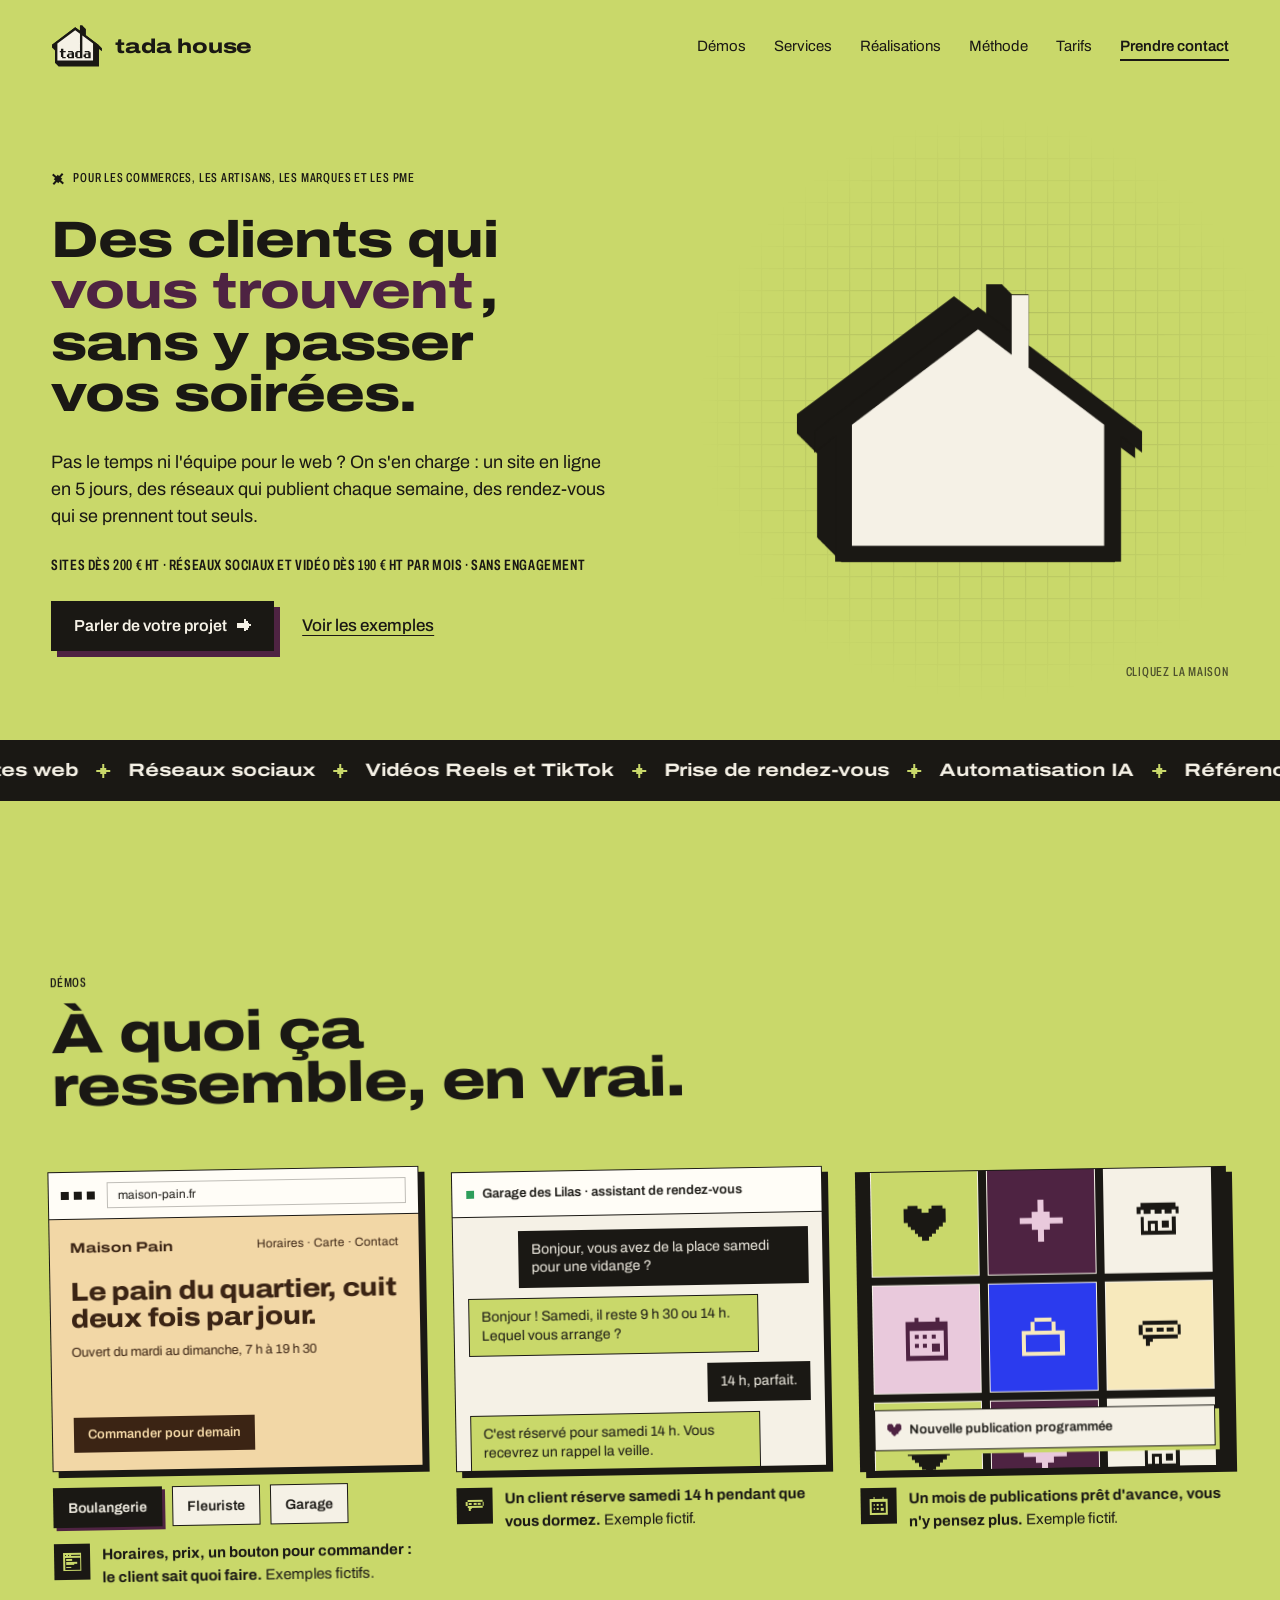
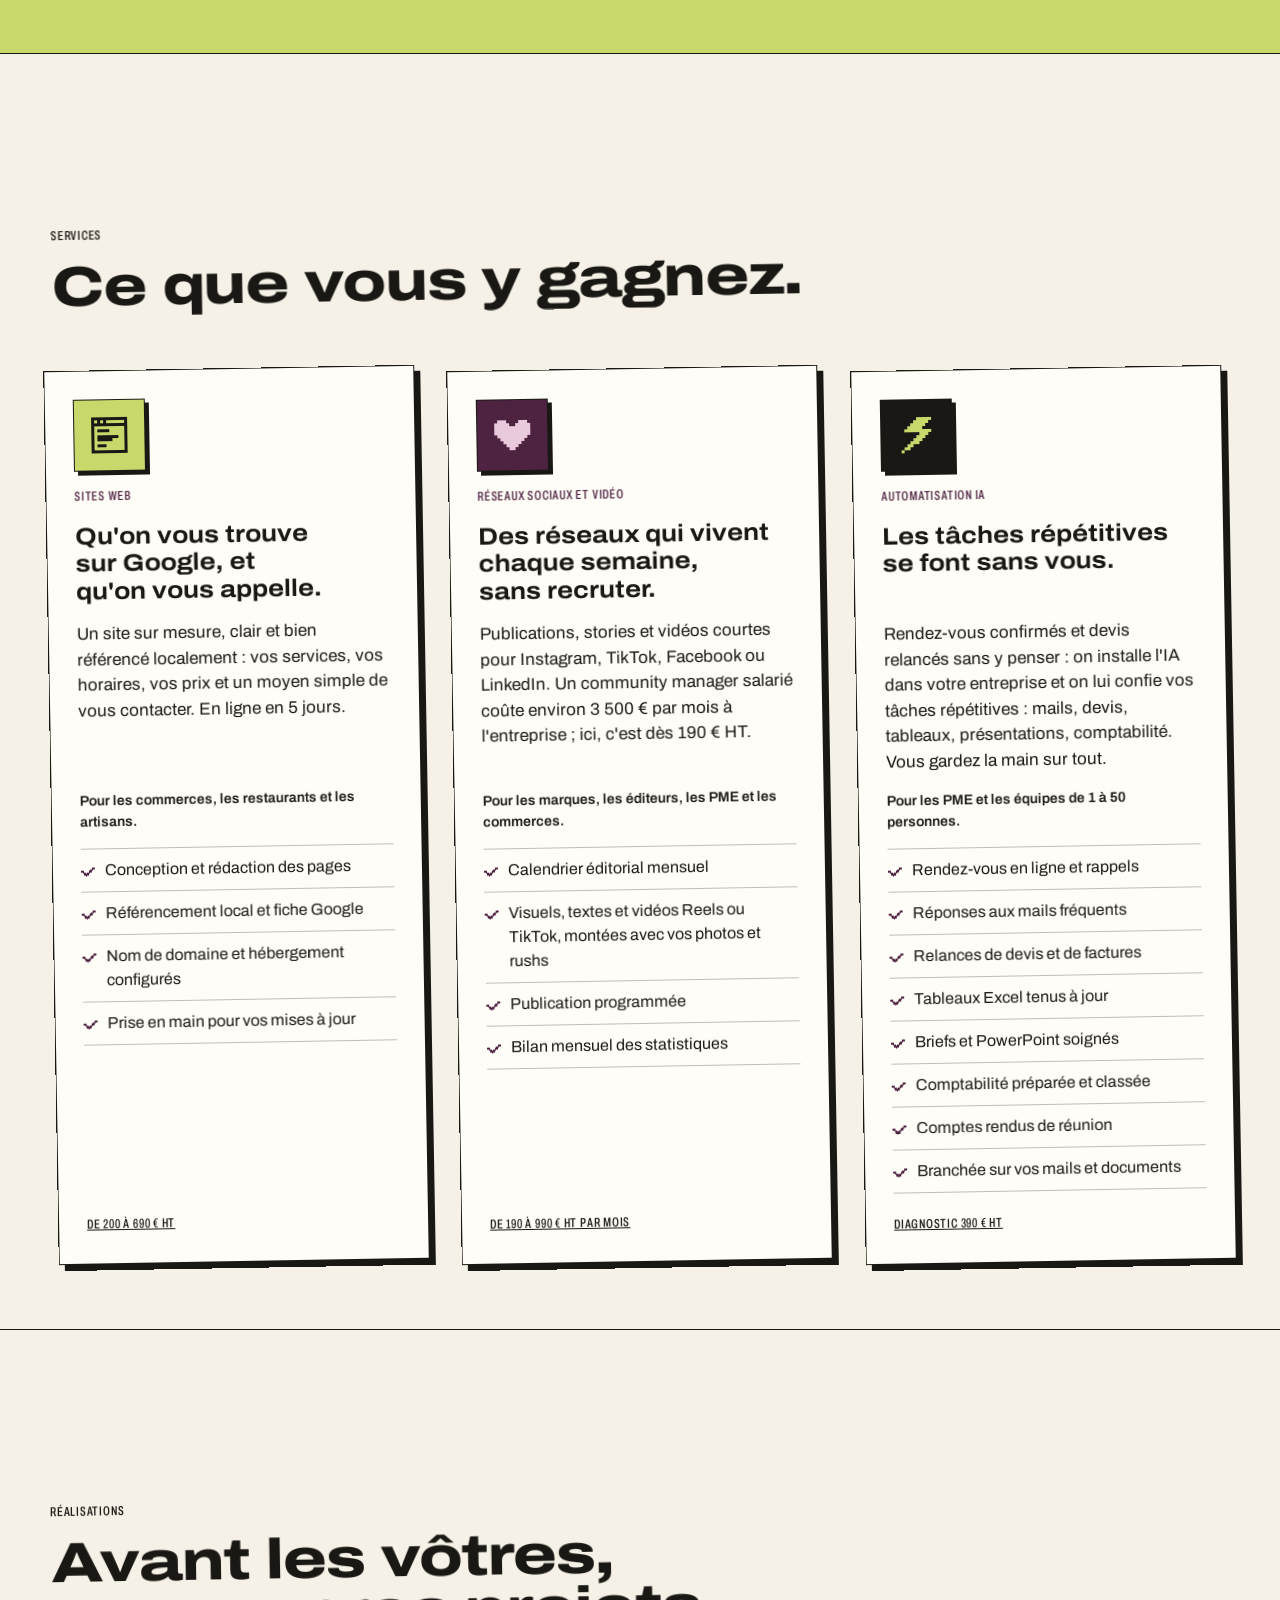
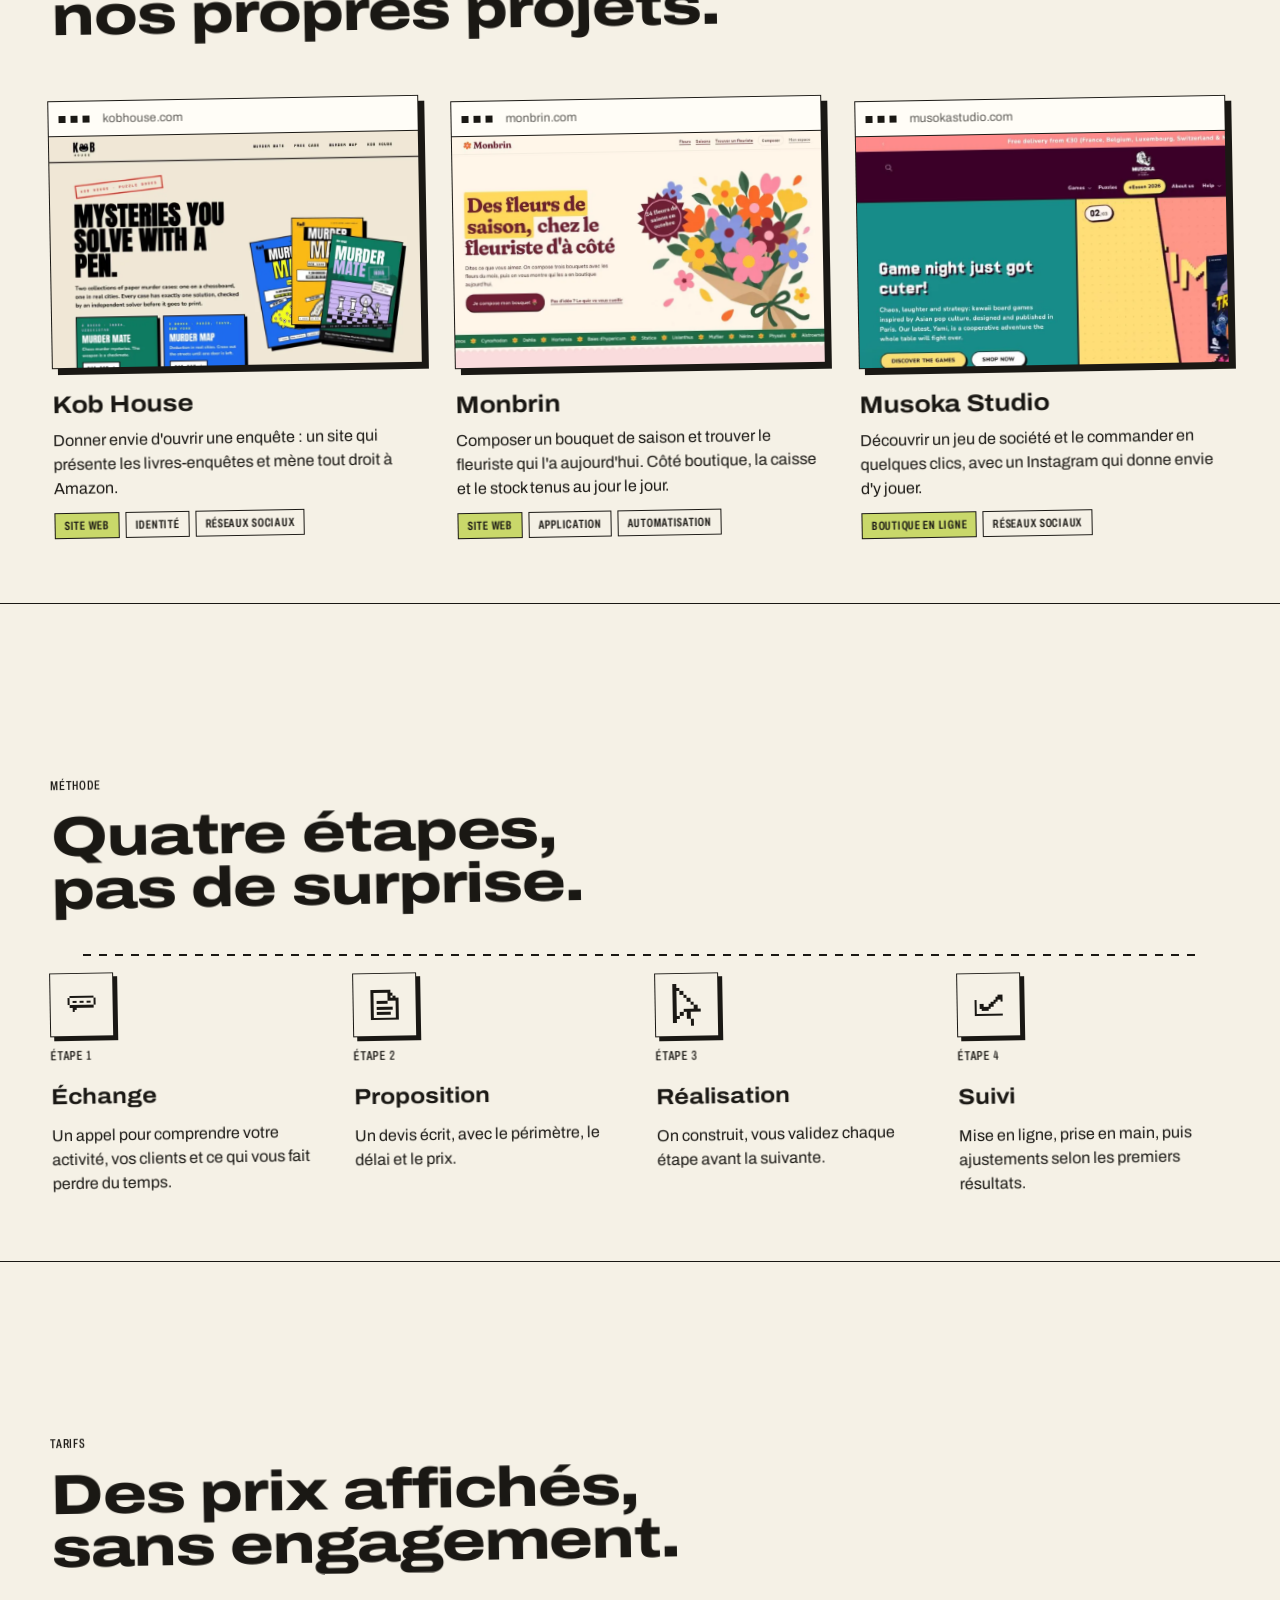
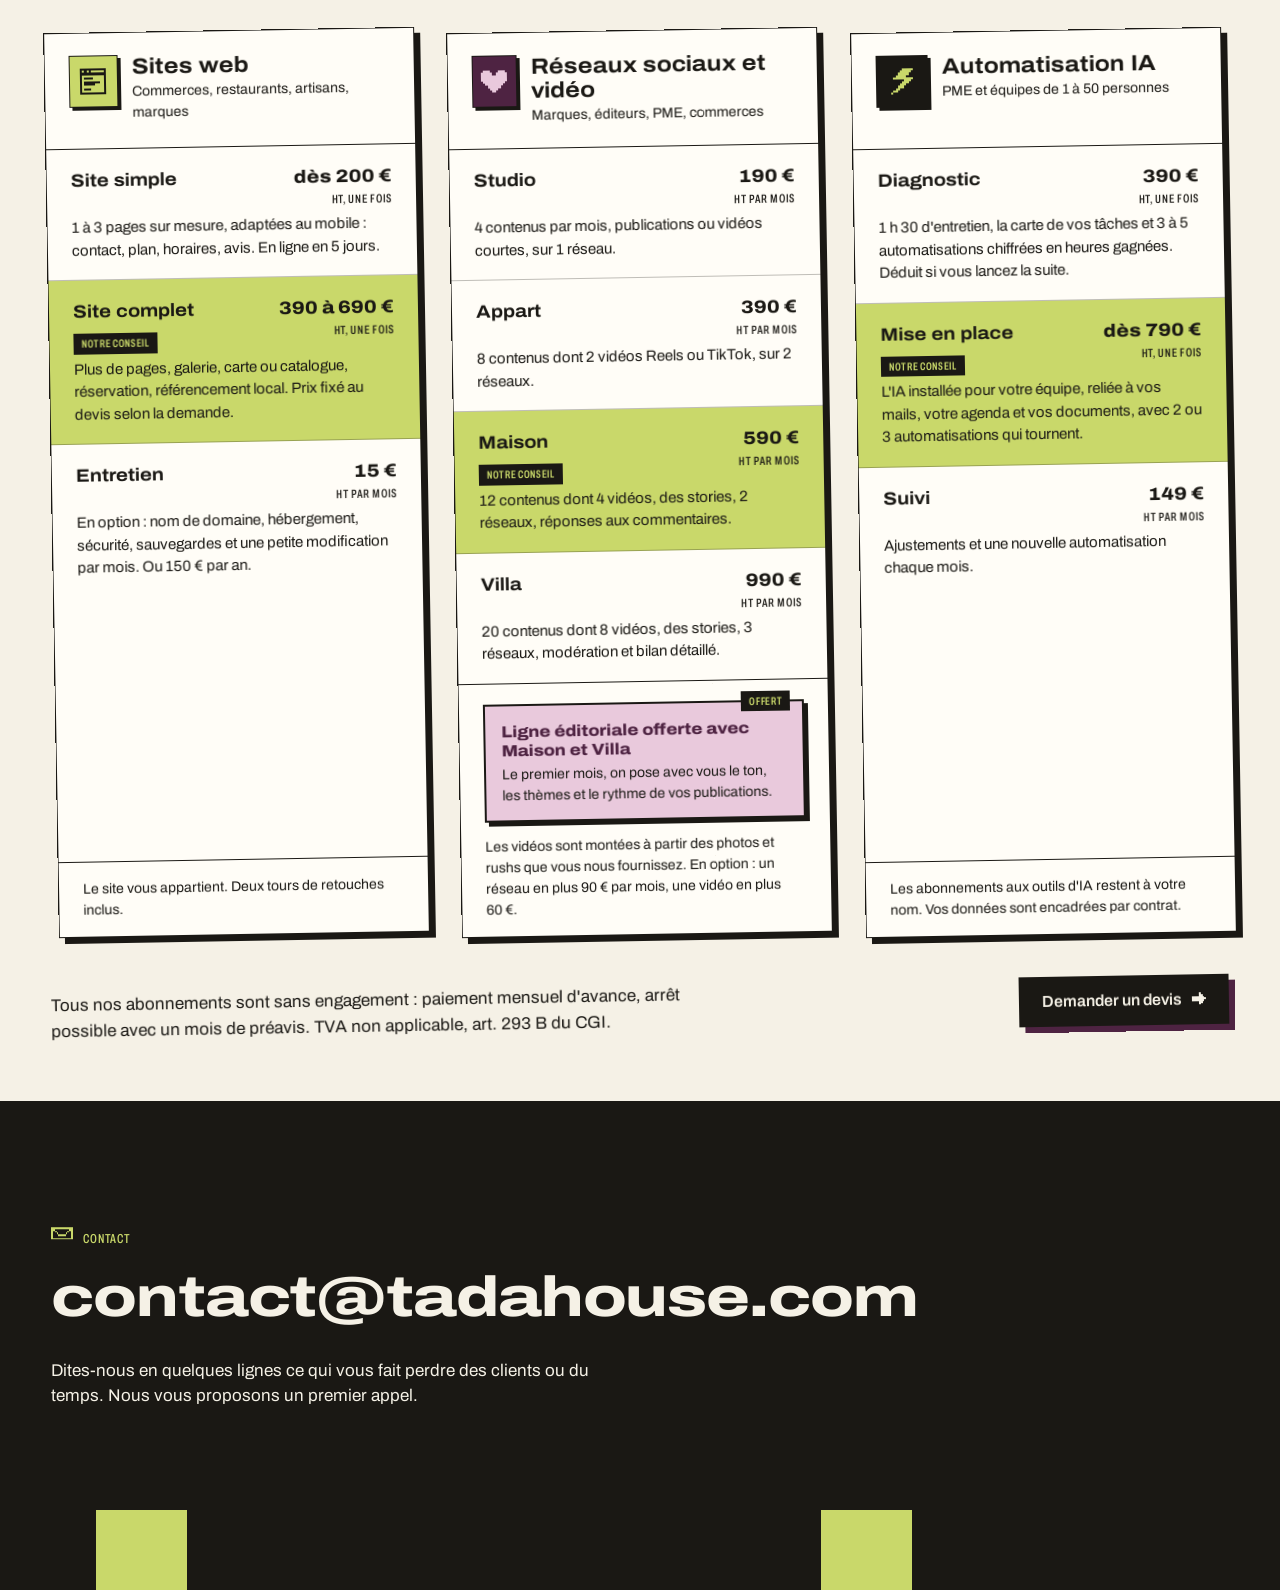
<file: email/index.html>
<!doctype html>
<html lang="fr"><head><meta charset="utf-8">
<title>Tada House</title>
<meta name="robots" content="noindex">
<meta http-equiv="refresh" content="0; url=/">
<link rel="canonical" href="https://tadahouse.com/">
</head><body><p><a href="/">Aller sur tadahouse.com</a></p></body></html>
</file>
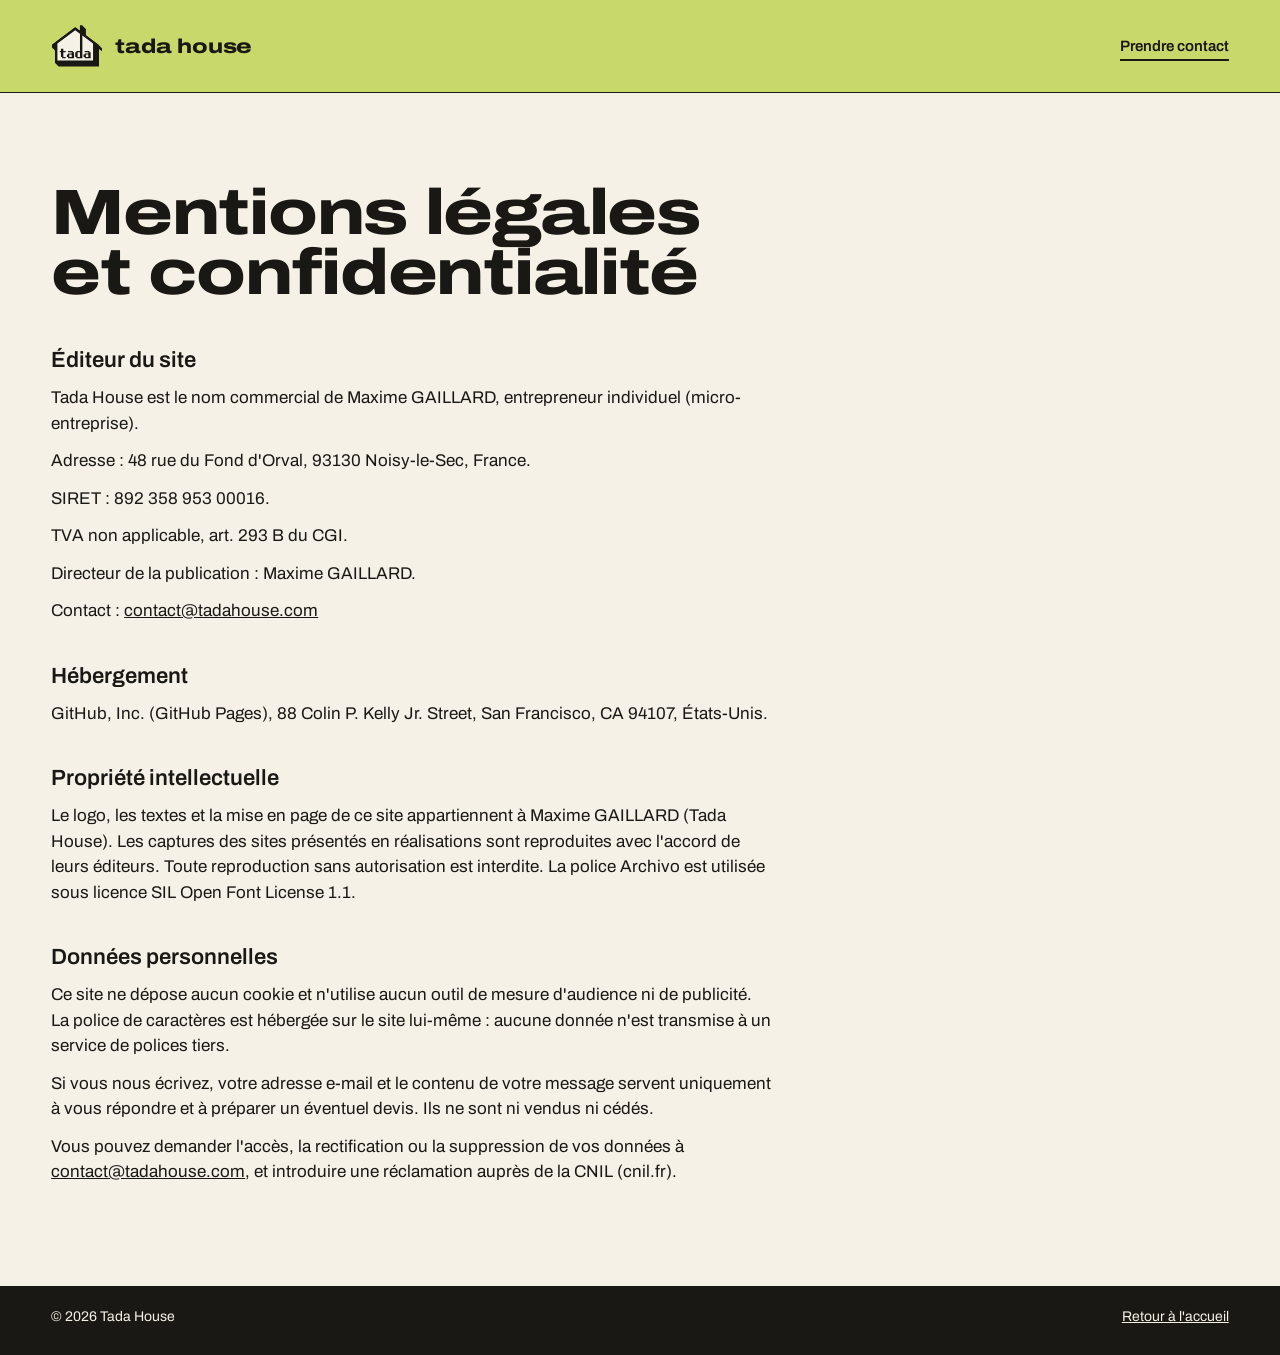
<file: mentions-legales.html>
<!doctype html>
<html lang="fr">
<head>
<meta charset="utf-8">
<meta name="viewport" content="width=device-width, initial-scale=1">
<title>Mentions légales et confidentialité, Tada House</title>
<meta name="description" content="Mentions légales, hébergement et politique de confidentialité du site tadahouse.com.">
<link rel="canonical" href="https://tadahouse.com/mentions-legales.html">
<link rel="preload" href="/assets/fonts/archivo.woff2" as="font" type="font/woff2" crossorigin>
<link rel="stylesheet" href="/assets/style.css?v=5">
<link rel="icon" href="/favicon.svg" type="image/svg+xml">
<link rel="icon" href="/favicon-32.png" sizes="32x32" type="image/png">
<link rel="apple-touch-icon" href="/apple-touch-icon.png">
</head>
<body>
<a class="lien-evitement" href="#contenu">Aller au contenu</a>
<header class="entete--simple">
  <div class="conteneur entete">
    <a class="entete__logo" href="/" aria-label="Tada House, accueil">
      <img src="/assets/img/logo.svg" alt="" width="52" height="52">
      <span class="entete__nom">tada house</span>
    </a>
    <nav class="nav" aria-label="Navigation principale">
      <a class="nav__action" href="/#contact">Prendre contact</a>
    </nav>
  </div>
</header>

<main id="contenu" class="page-texte">
  <div class="conteneur">
    <h1 class="titre">Mentions légales et confidentialité</h1>

    <h2>Éditeur du site</h2>
    <p>Tada House est le nom commercial de Maxime GAILLARD, entrepreneur individuel (micro-entreprise).</p>
    <p>Adresse : 48 rue du Fond d'Orval, 93130 Noisy-le-Sec, France.</p>
    <p>SIRET : 892 358 953 00016.</p>
    <p>TVA non applicable, art. 293 B du CGI.</p>
    <p>Directeur de la publication : Maxime GAILLARD.</p>
    <p>Contact : <a href="mailto:contact@tadahouse.com">contact@tadahouse.com</a></p>

    <h2>Hébergement</h2>
    <p>GitHub, Inc. (GitHub Pages), 88 Colin P. Kelly Jr. Street, San Francisco, CA 94107, États-Unis.</p>

    <h2>Propriété intellectuelle</h2>
    <p>Le logo, les textes et la mise en page de ce site appartiennent à Maxime GAILLARD (Tada House). Les captures des sites présentés en réalisations sont reproduites avec l'accord de leurs éditeurs. Toute reproduction sans autorisation est interdite. La police Archivo est utilisée sous licence SIL Open Font License 1.1.</p>

    <h2>Données personnelles</h2>
    <p>Ce site ne dépose aucun cookie et n'utilise aucun outil de mesure d'audience ni de publicité. La police de caractères est hébergée sur le site lui-même : aucune donnée n'est transmise à un service de polices tiers.</p>
    <p>Si vous nous écrivez, votre adresse e-mail et le contenu de votre message servent uniquement à vous répondre et à préparer un éventuel devis. Ils ne sont ni vendus ni cédés.</p>
    <p>Vous pouvez demander l'accès, la rectification ou la suppression de vos données à <a href="mailto:contact@tadahouse.com">contact@tadahouse.com</a>, et introduire une réclamation auprès de la CNIL (cnil.fr).</p>
  </div>
</main>

<footer class="pied pied--simple">
  <div class="conteneur">
    <span>© 2026 Tada House</span>
    <a href="/">Retour à l'accueil</a>
  </div>
</footer>
</body>
</html>
</file>
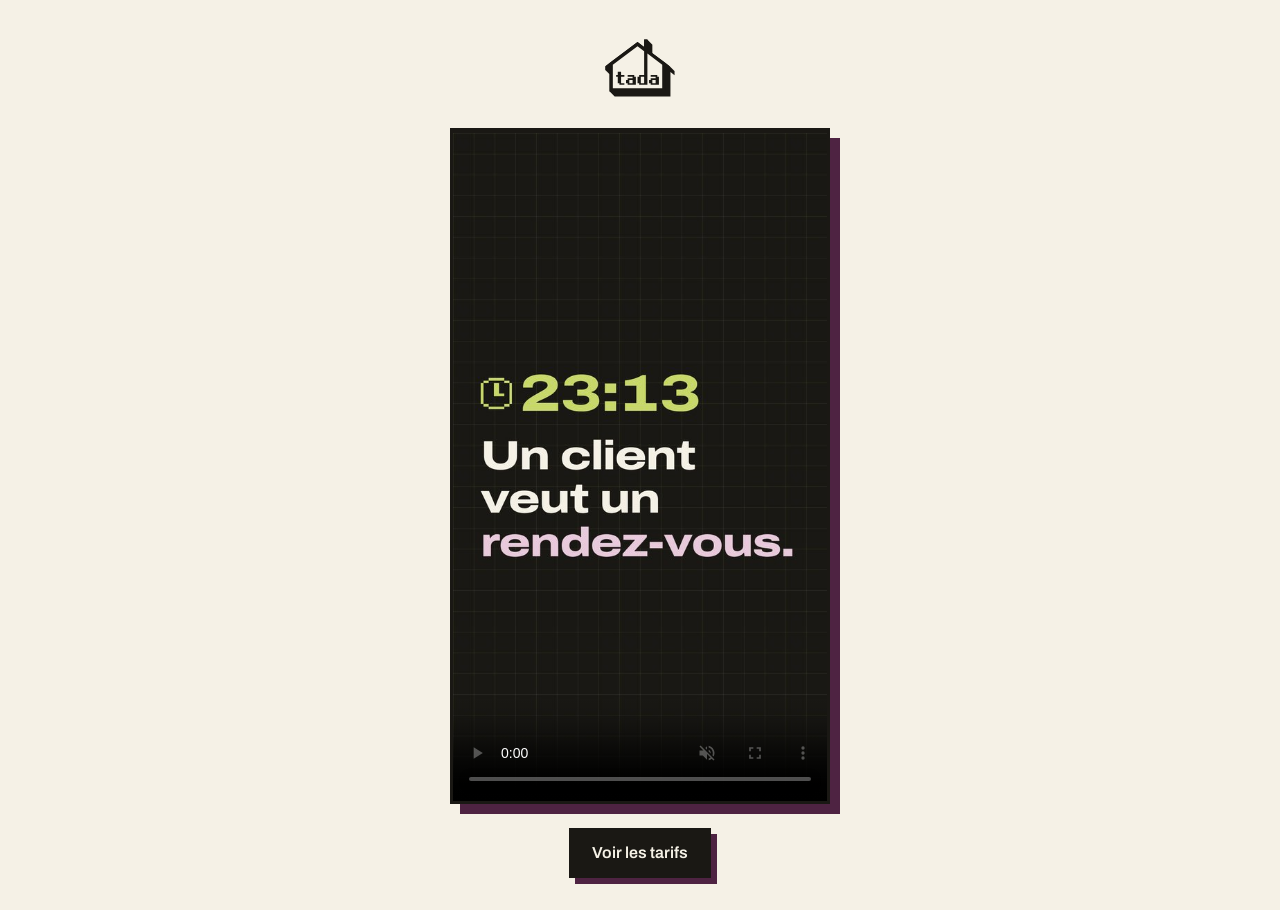
<file: email/ia.html>
<!doctype html>
<html lang="fr"><head><meta charset="utf-8"><meta name="viewport" content="width=device-width, initial-scale=1">
<title>Automatisation IA, en vidéo · Tada House</title>
<meta name="robots" content="noindex">
<link rel="icon" href="/favicon.svg" type="image/svg+xml">
<link rel="stylesheet" href="/assets/style.css?v=5">
<style>.video-page{min-height:100vh;display:grid;place-items:center;padding:32px 16px;gap:24px;text-align:center}.video-page video{width:min(100%,380px);aspect-ratio:9/16;border:3px solid var(--noir);box-shadow:10px 10px 0 var(--prune);background:var(--noir)}</style>
</head><body>
<main class="video-page">
  <div style="display:flex;flex-direction:column;align-items:center;gap:24px">
    <a href="/" aria-label="Tada House, accueil"><img src="/assets/img/logo.svg" alt="" width="72" height="72"></a>
    <video src="/email/tada-ia.mp4" controls autoplay muted playsinline loop poster="/email/poster-ia.jpg"></video>
    <a class="bouton" href="/#tarifs">Voir les tarifs</a>
  </div>
</main>
</body></html>
</file>
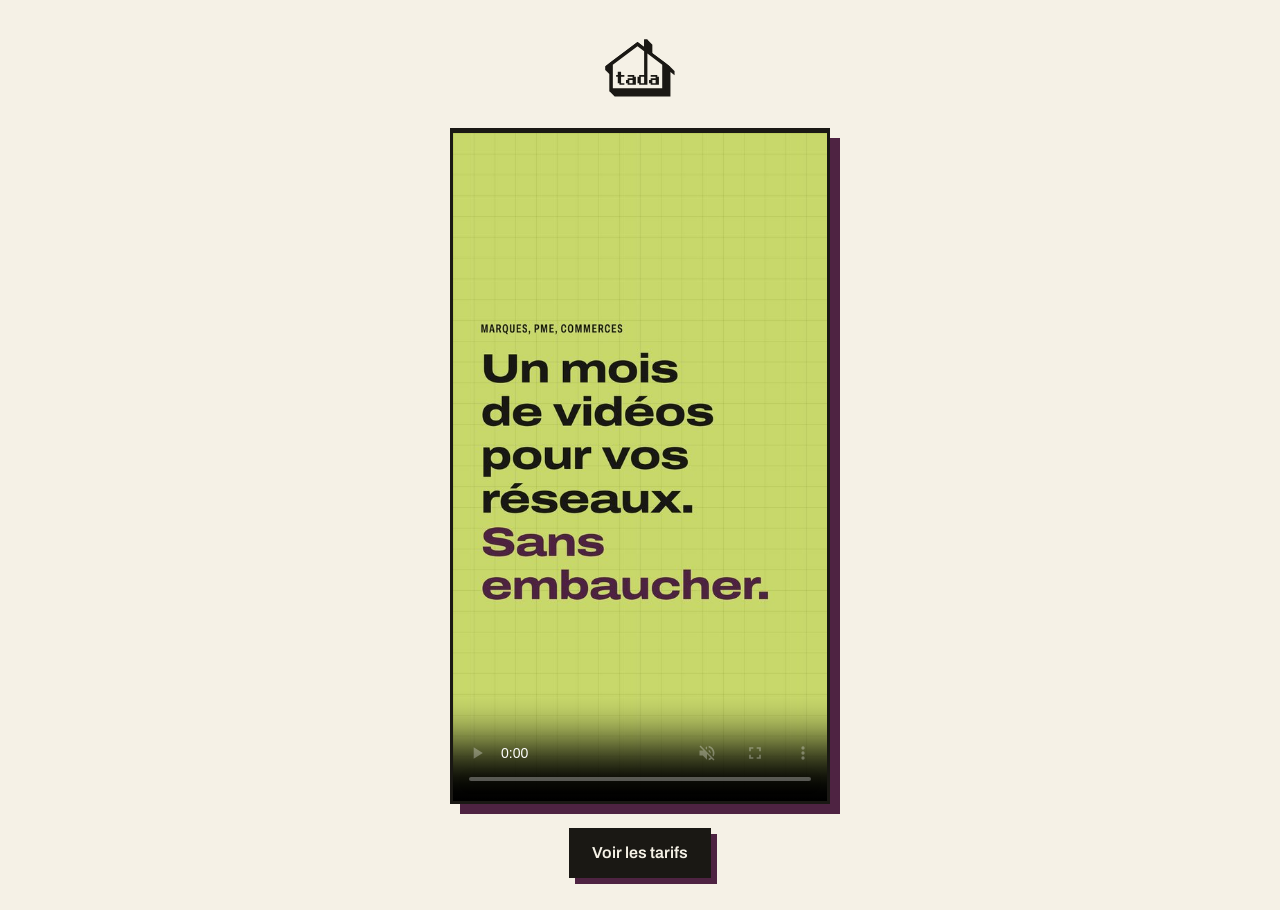
<file: email/reseaux.html>
<!doctype html>
<html lang="fr"><head><meta charset="utf-8"><meta name="viewport" content="width=device-width, initial-scale=1">
<title>Réseaux sociaux et vidéo, en vidéo · Tada House</title>
<meta name="robots" content="noindex">
<link rel="icon" href="/favicon.svg" type="image/svg+xml">
<link rel="stylesheet" href="/assets/style.css?v=5">
<style>.video-page{min-height:100vh;display:grid;place-items:center;padding:32px 16px;gap:24px;text-align:center}.video-page video{width:min(100%,380px);aspect-ratio:9/16;border:3px solid var(--noir);box-shadow:10px 10px 0 var(--prune);background:var(--noir)}</style>
</head><body>
<main class="video-page">
  <div style="display:flex;flex-direction:column;align-items:center;gap:24px">
    <a href="/" aria-label="Tada House, accueil"><img src="/assets/img/logo.svg" alt="" width="72" height="72"></a>
    <video src="/email/tada-reseaux.mp4" controls autoplay muted playsinline loop poster="/email/poster-reseaux.jpg"></video>
    <a class="bouton" href="/#tarifs">Voir les tarifs</a>
  </div>
</main>
</body></html>
</file>
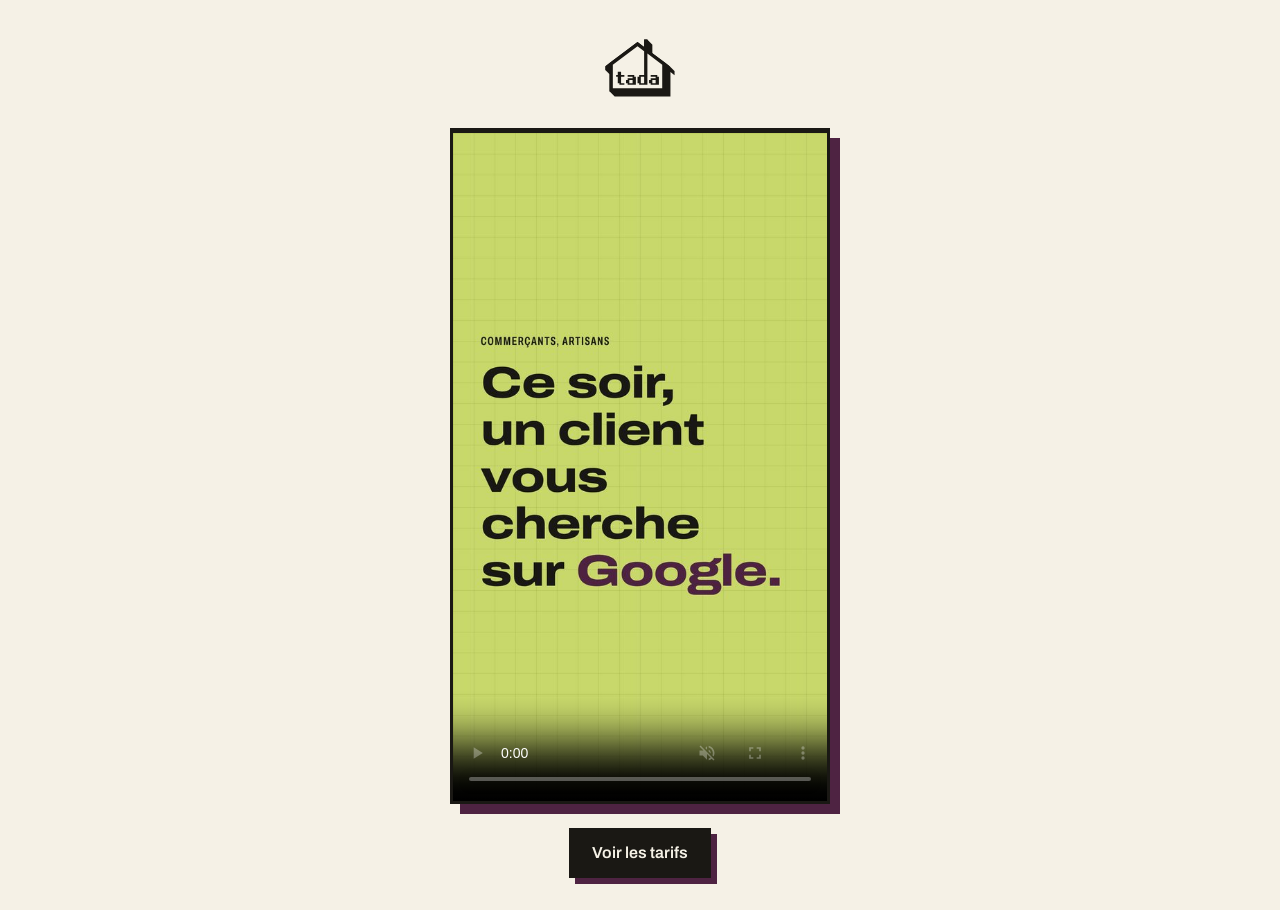
<file: email/sites.html>
<!doctype html>
<html lang="fr"><head><meta charset="utf-8"><meta name="viewport" content="width=device-width, initial-scale=1">
<title>Sites web, en vidéo · Tada House</title>
<meta name="robots" content="noindex">
<link rel="icon" href="/favicon.svg" type="image/svg+xml">
<link rel="stylesheet" href="/assets/style.css?v=5">
<style>.video-page{min-height:100vh;display:grid;place-items:center;padding:32px 16px;gap:24px;text-align:center}.video-page video{width:min(100%,380px);aspect-ratio:9/16;border:3px solid var(--noir);box-shadow:10px 10px 0 var(--prune);background:var(--noir)}</style>
</head><body>
<main class="video-page">
  <div style="display:flex;flex-direction:column;align-items:center;gap:24px">
    <a href="/" aria-label="Tada House, accueil"><img src="/assets/img/logo.svg" alt="" width="72" height="72"></a>
    <video src="/email/tada-sites.mp4" controls autoplay muted playsinline loop poster="/email/poster-sites.jpg"></video>
    <a class="bouton" href="/#tarifs">Voir les tarifs</a>
  </div>
</main>
</body></html>
</file>
<file: assets/style.css>
@font-face {
  font-family: "Archivo";
  src: url("fonts/archivo.woff2") format("woff2");
  font-weight: 100 900;
  font-stretch: 62% 125%;
  font-style: normal;
  font-display: swap;
}

/* Charte Tada House v0.2, direction A. Grille de 1 u = 1 pixel du logo ; le volume des cartes reprend celui de la maison. */
:root {
  --pistache: #C9D86A;
  --creme: #F5F1E6;
  --noir: #1A1814;
  --prune: #4E2342;
  --rose-prune: #E9C9DC;
  --filet: rgba(26, 24, 20, 0.28);
  --volume: 6px;
  --marge: clamp(20px, 4vw, 56px);
  --largeur: 1280px;
  --ressort: cubic-bezier(.34, 1.56, .64, 1);
}

*, *::before, *::after { box-sizing: border-box; }
html { -webkit-text-size-adjust: 100%; scroll-behavior: smooth; }
body {
  margin: 0;
  background: var(--creme);
  color: var(--noir);
  font-family: "Archivo", system-ui, sans-serif;
  font-size: 17px;
  line-height: 1.5;
  overflow-x: hidden;
}
img { display: block; max-width: 100%; height: auto; }
a { color: inherit; }
a:hover { color: var(--prune); }
button { font: inherit; color: inherit; }
:focus-visible { outline: 3px solid var(--prune); outline-offset: 3px; }

.icone { display: inline-block; width: 1em; height: auto; vertical-align: -0.1em; flex: none; }

.lien-evitement { position: absolute; left: -9999px; top: 0; background: var(--noir); color: var(--creme); padding: 12px 16px; z-index: 10; }
.lien-evitement:focus { left: 16px; top: 16px; }

.conteneur { max-width: var(--largeur); margin: 0 auto; padding: 0 var(--marge); }

.legende { font-stretch: 62%; font-weight: 500; font-size: 13px; letter-spacing: 0.06em; text-transform: uppercase; }
.titre { font-stretch: 125%; font-weight: 800; letter-spacing: -0.02em; line-height: 0.95; margin: 0; text-wrap: balance; }

/* Objets en volume : même extrusion que la maison */
.volume, .carte, .bouton, .demo__ecran, .public, .onglet[aria-pressed="true"] {
  box-shadow: var(--volume) var(--volume) 0 var(--noir);
}

.bouton {
  display: inline-flex; align-items: center; justify-content: center; gap: 10px;
  min-height: 48px; padding: 12px 22px;
  background: var(--noir); color: var(--creme);
  text-decoration: none; font-weight: 600; font-size: 16px;
  border: 1px solid var(--noir);
  box-shadow: var(--volume) var(--volume) 0 var(--prune);
  transition: transform .18s var(--ressort), box-shadow .18s var(--ressort), background .2s;
}
.bouton .icone { width: 14px; transition: transform .25s var(--ressort); }
.bouton:hover { color: var(--creme); transform: translate(-2px, -2px); box-shadow: calc(var(--volume) + 2px) calc(var(--volume) + 2px) 0 var(--prune); }
.bouton:hover .icone { transform: translateX(4px); }
.bouton:active { transform: translate(var(--volume), var(--volume)); box-shadow: 0 0 0 var(--prune); }
.actions { display: flex; flex-wrap: wrap; gap: 16px 28px; align-items: center; }
.actions a:not(.bouton) { font-weight: 500; text-underline-offset: 4px; }

/* En-tête et accueil */
.accueil { background: var(--pistache); border-bottom: 1px solid var(--noir); overflow: hidden; }
.entete { display: flex; align-items: center; justify-content: space-between; gap: 24px; padding-top: 20px; padding-bottom: 20px; }
.entete__logo { display: flex; align-items: center; gap: 12px; text-decoration: none; }
.entete__logo img { width: 52px; height: 52px; transition: transform .3s var(--ressort); }
.entete__logo:hover img { transform: rotate(-8deg) scale(1.06); }
.entete__nom { font-stretch: 125%; font-weight: 800; font-size: 20px; letter-spacing: -0.01em; }
.nav { display: flex; align-items: center; gap: 28px; font-size: 15px; }
.nav a { text-decoration: none; position: relative; }
.nav a::after { content: ""; position: absolute; left: 0; right: 0; bottom: -4px; height: 2px; background: currentColor; transform: scaleX(0); transform-origin: left; transition: transform .25s; }
.nav a:hover::after, .nav .nav__action::after { transform: scaleX(1); }
.nav .nav__action { font-weight: 600; }

.accroche {
  display: grid; grid-template-columns: repeat(12, minmax(0, 1fr)); column-gap: 24px; row-gap: 40px;
  align-items: center; padding-top: clamp(32px, 6vw, 80px); padding-bottom: clamp(48px, 7vw, 96px);
}
.accroche__titre { grid-column: span 7; display: flex; flex-direction: column; gap: 28px; min-width: 0; }
.accroche__sur { margin: 0; display: flex; align-items: center; gap: 8px; }
.accroche__sur .icone { width: 14px; animation: tourne 6s linear infinite; }
.accroche h1 { font-size: clamp(32px, 4vw, 58px); }
/* Titre en 4 lignes fixes : le mot qui s'efface et se réécrit ne fait jamais bouger la mise en page */
.titre-fixe .ligne { display: block; white-space: nowrap; min-height: 1em; }
.accroche__texte { display: flex; flex-direction: column; gap: 24px; max-width: 560px; }
.accroche__texte p { margin: 0; font-size: 18px; }

.mot-change { display: inline-block; color: var(--prune); position: relative; }
.mot-change::after { content: ""; display: inline-block; width: 0.12em; height: 0.8em; margin-left: 0.02em; background: var(--prune); vertical-align: -0.04em; animation: clignote 1s steps(1) infinite; }

/* La maison : flotte, fume, et fait tada au clic */
.maison { grid-column: 9 / span 4; position: relative; justify-self: center; width: min(100%, 380px); }
.maison__bouton { display: block; width: 100%; padding: 0; border: 0; background: none; cursor: pointer; animation: flotte 5s ease-in-out infinite; }
.maison__bouton img { width: 100%; height: auto; transition: transform .25s var(--ressort); }
.maison__bouton:hover img { transform: translate(-4px, -4px) rotate(-2deg); }
.maison__bouton:active img { transform: translate(4px, 4px) scale(.97); }
.maison__note { position: absolute; right: 0; bottom: -28px; opacity: .7; }
.fumee { position: absolute; left: var(--cheminee-x); top: var(--cheminee-y); width: 0; height: 0; pointer-events: none; animation: flotte 5s ease-in-out infinite; }
.fumee i { position: absolute; left: -7px; top: -14px; width: 14px; height: 14px; background: var(--creme); border: 2px solid var(--noir); opacity: 0; animation: fumee 3.2s steps(8) infinite; }
.fumee i:nth-child(2) { animation-delay: .8s; width: 12px; height: 12px; }
.fumee i:nth-child(3) { animation-delay: 1.6s; width: 10px; height: 10px; }
.fumee i:nth-child(4) { animation-delay: 2.4s; width: 8px; height: 8px; }

/* Bandeau défilant */
.bandeau { background: var(--noir); color: var(--creme); overflow: hidden; border-bottom: 1px solid var(--noir); }
.bandeau__piste { display: flex; width: max-content; animation: defile 38s linear infinite; }
.bandeau__piste span { display: flex; align-items: center; gap: 18px; padding: 16px 9px; white-space: nowrap; font-stretch: 125%; font-weight: 700; font-size: 18px; }
.bandeau .icone { width: 14px; color: var(--pistache); }

/* Sections */
.section { padding: clamp(64px, 9vw, 120px) 0; border-bottom: 1px solid var(--noir); }
.section--pistache { background: var(--pistache); }
.section__tete { display: grid; grid-template-columns: repeat(12, minmax(0, 1fr)); column-gap: 24px; row-gap: 16px; margin-bottom: clamp(36px, 5vw, 64px); }
.section__tete .legende { grid-column: span 3; padding-top: 12px; }
.section__tete h2 { grid-column: span 9; font-size: clamp(32px, 4.4vw, 60px); }

/* Cartes de services */
.services { display: grid; grid-template-columns: repeat(3, minmax(0, 1fr)); gap: 32px; }
.carte {
  background: #FFFDF7; border: 1px solid var(--noir); padding: 28px; display: flex; flex-direction: column; gap: 16px;
  transition: transform .2s var(--ressort), box-shadow .2s var(--ressort);
}
.carte:hover { transform: translate(-4px, -4px); box-shadow: calc(var(--volume) + 4px) calc(var(--volume) + 4px) 0 var(--noir); }
.carte h3 { margin: 0; font-size: 26px; font-weight: 700; font-stretch: 112%; }
.carte p { margin: 0; }
.carte__icone {
  width: 72px; height: 72px; display: grid; place-items: center; border: 1px solid var(--noir);
  box-shadow: 4px 4px 0 var(--noir);
}
.carte__icone .icone { width: 36px; transition: transform .35s var(--ressort); }
.carte:hover .carte__icone .icone { transform: rotate(-10deg) scale(1.15); }
.carte__icone--pistache { background: var(--pistache); color: var(--noir); }
.carte__icone--prune { background: var(--prune); color: var(--rose-prune); }
.carte__icone--noir { background: var(--noir); color: var(--pistache); }
.liste-coches { list-style: none; margin: 0; padding: 0; }
.liste-coches li { display: flex; align-items: center; gap: 10px; padding: 9px 0; border-top: 1px solid var(--filet); font-size: 16px; }
.liste-coches li:last-child { border-bottom: 1px solid var(--filet); }
.liste-coches .icone { width: 14px; color: var(--prune); }
.carte__tarif { margin-top: auto; padding-top: 6px; }

/* Démos */
.demos { display: grid; grid-template-columns: repeat(3, minmax(0, 1fr)); gap: 32px; align-items: start; }
.demo { margin: 0; display: flex; flex-direction: column; gap: 16px; min-width: 0; }
.demo__ecran { background: var(--creme); border: 1px solid var(--noir); height: 300px; overflow: hidden; position: relative; }
.demo figcaption { display: flex; gap: 12px; align-items: flex-start; font-size: 15px; }
.demo__icone { width: 36px; height: 36px; flex: none; display: grid; place-items: center; background: var(--noir); color: var(--pistache); }
.demo__icone .icone { width: 18px; }

.navigateur { display: flex; align-items: center; gap: 12px; padding: 10px 12px; border-bottom: 1px solid var(--noir); background: #FFFDF7; }
.navigateur__points { display: flex; gap: 5px; }
.navigateur__points i { width: 8px; height: 8px; background: var(--noir); }
.navigateur__adresse { flex: 1; min-width: 0; padding: 3px 10px; border: 1px solid var(--filet); font-size: 12px; white-space: nowrap; overflow: hidden; text-overflow: ellipsis; }
.mini-site { height: calc(100% - 46px); padding: 18px 20px; display: flex; flex-direction: column; gap: 12px; transition: background .4s, color .4s; }
.mini-site__nav { display: flex; justify-content: space-between; gap: 8px; font-size: 12px; }
.mini-site__nav b { font-stretch: 125%; font-size: 14px; }
.mini-site__titre { margin: 8px 0 0; font-stretch: 112%; font-weight: 800; font-size: 26px; line-height: 1.02; letter-spacing: -0.01em; }
.mini-site__info { margin: 0; font-size: 13px; }
.mini-site__bouton { margin-top: auto; align-self: flex-start; padding: 8px 14px; font-size: 13px; font-weight: 600; border: 1px solid currentColor; }
.mini-site[data-site-theme="pain"] { background: #F2D7A6; color: #3B2414; }
.mini-site[data-site-theme="pain"] .mini-site__bouton { background: #3B2414; color: #F2D7A6; }
.mini-site[data-site-theme="fleur"] { background: #F4C6CF; color: #2F1A33; }
.mini-site[data-site-theme="fleur"] .mini-site__bouton { background: #2F1A33; color: #F4C6CF; }
.mini-site[data-site-theme="garage"] { background: #1F2A36; color: #E8EEF2; }
.mini-site[data-site-theme="garage"] .mini-site__bouton { background: #F2C230; color: #1F2A36; border-color: #F2C230; }
.mini-site.change > * { animation: arrive .45s var(--ressort) both; }
.mini-site.change > *:nth-child(2) { animation-delay: .06s; }
.mini-site.change > *:nth-child(3) { animation-delay: .12s; }
.mini-site.change > *:nth-child(4) { animation-delay: .18s; }
.demo__onglets { display: flex; flex-wrap: wrap; gap: 10px; }
.onglet { min-height: 40px; padding: 6px 14px; border: 1px solid var(--noir); background: var(--creme); cursor: pointer; font-size: 14px; font-weight: 600; transition: transform .15s var(--ressort); }
.onglet:hover { transform: translateY(-2px); }
.onglet[aria-pressed="true"] { background: var(--noir); color: var(--creme); box-shadow: 3px 3px 0 var(--prune); }

.discussion__entete { display: flex; align-items: center; gap: 8px; padding: 12px 14px; border-bottom: 1px solid var(--noir); font-size: 13px; font-weight: 600; background: #FFFDF7; }
.pastille { width: 8px; height: 8px; background: #2E9E5B; animation: clignote 2s steps(1) infinite; }
.discussion { list-style: none; margin: 0; padding: 14px; display: flex; flex-direction: column; gap: 10px; }
.message { max-width: 85%; padding: 9px 12px; font-size: 14px; line-height: 1.35; border: 1px solid var(--noir); }
.message--client { align-self: flex-end; background: var(--noir); color: var(--creme); }
.message--auto { align-self: flex-start; background: var(--pistache); }
.message.entre { animation: arrive .4s var(--ressort) both; }
.message.cache { display: none; }
.message--points { display: flex; gap: 4px; padding: 12px; }
.message--points i { width: 6px; height: 6px; background: var(--noir); animation: rebond 0.9s infinite; }
.message--points i:nth-child(2) { animation-delay: .15s; }
.message--points i:nth-child(3) { animation-delay: .3s; }

.demo-reseaux { background: var(--noir); }
.fil { position: absolute; inset: 0; overflow: hidden; padding: 0 14px; }
.fil__piste { display: grid; grid-template-columns: repeat(3, minmax(0, 1fr)); gap: 8px; padding-top: 8px; animation: monte 14s linear infinite; }
.post { aspect-ratio: 1; display: grid; place-items: center; border: 1px solid var(--creme); }
.post .icone { width: 40%; }
.post--1 { background: var(--pistache); color: var(--noir); }
.post--2 { background: var(--prune); color: var(--rose-prune); }
.post--3 { background: var(--creme); color: var(--noir); }
.post--4 { background: var(--rose-prune); color: var(--prune); }
.post--5 { background: #2B3BEE; color: #F7E9BC; }
.post--6 { background: #F7E9BC; color: var(--noir); }
.notif {
  position: absolute; left: 14px; right: 14px; bottom: 14px; display: flex; align-items: center; gap: 8px;
  padding: 10px 12px; background: var(--creme); border: 1px solid var(--noir); box-shadow: 4px 4px 0 var(--pistache);
  font-size: 13px; font-weight: 600; animation: notif 5s var(--ressort) infinite;
}
.notif .icone { width: 14px; color: var(--prune); }

/* Méthode */
.etapes { list-style: none; margin: 0; padding: 0; display: grid; grid-template-columns: repeat(4, minmax(0, 1fr)); gap: 32px; position: relative; }
.etapes::before {
  content: ""; position: absolute; top: 31px; left: 32px; right: 32px; height: 2px;
  background: repeating-linear-gradient(90deg, var(--noir) 0 8px, transparent 8px 16px);
  background-size: 32px 2px; animation: pointilles 1.2s linear infinite; z-index: 0;
}
.etapes li { display: flex; flex-direction: column; gap: 10px; position: relative; z-index: 1; }
.etape__icone {
  width: 64px; height: 64px; display: grid; place-items: center; background: var(--creme); border: 1px solid var(--noir);
  box-shadow: 4px 4px 0 var(--noir); transition: transform .3s var(--ressort), background .2s;
}
.etape__icone .icone { width: 28px; }
.etapes li:hover .etape__icone { transform: translateY(-6px) rotate(-6deg); background: var(--pistache); }
.etapes h3 { margin: 4px 0 0; font-size: 22px; font-weight: 700; font-stretch: 112%; }
.etapes p { margin: 0; font-size: 16px; }

/* Pour qui */
.publics { list-style: none; margin: 0; padding: 0; display: grid; grid-template-columns: repeat(4, minmax(0, 1fr)); gap: 24px; }
.public {
  display: flex; flex-direction: column; gap: 18px; padding: 24px; border: 1px solid var(--noir); background: #FFFDF7;
  font-stretch: 112%; font-weight: 700; font-size: 20px; transition: transform .2s var(--ressort), box-shadow .2s var(--ressort), background .2s;
}
.public .icone { width: 40px; color: var(--prune); transition: transform .35s var(--ressort); }
.public:hover { background: var(--pistache); transform: translate(-4px, -4px); box-shadow: calc(var(--volume) + 4px) calc(var(--volume) + 4px) 0 var(--noir); }
.public:hover .icone { transform: scale(1.2) rotate(8deg); }
.publics__texte { margin: 40px 0 0; max-width: 720px; font-size: clamp(20px, 2.2vw, 28px); line-height: 1.3; }

/* Tarifs */
.tarifs { display: flex; gap: 32px; align-items: flex-start; }
.tarifs__icone { width: 96px; height: 96px; flex: none; display: grid; place-items: center; background: var(--pistache); border: 1px solid var(--noir); box-shadow: 6px 6px 0 var(--noir); }
.tarifs__icone .icone { width: 48px; animation: balance 3s ease-in-out infinite; }
.tarifs__bloc { display: flex; flex-direction: column; gap: 24px; max-width: 640px; }
.tarifs__bloc p { margin: 0; font-size: 19px; }

/* Grilles de tarifs */
.grilles { display: grid; grid-template-columns: repeat(3, minmax(0, 1fr)); gap: 32px; align-items: start; }
.grille { background: #FFFDF7; border: 1px solid var(--noir); box-shadow: var(--volume) var(--volume) 0 var(--noir); display: flex; flex-direction: column; min-width: 0; }
.grille__tete { display: flex; align-items: center; gap: 14px; padding: 22px 24px; border-bottom: 1px solid var(--noir); }
.grille__tete .carte__icone { width: 52px; height: 52px; box-shadow: 3px 3px 0 var(--noir); }
.grille__tete .carte__icone .icone { width: 26px; }
.grille__tete h3 { margin: 0; font-size: 22px; font-weight: 700; font-stretch: 112%; line-height: 1.1; }
.grille__tete p { margin: 2px 0 0; font-size: 14px; }
.formules { list-style: none; margin: 0; padding: 0; }
.formule { display: grid; grid-template-columns: minmax(0, 1fr) auto; column-gap: 16px; row-gap: 4px; padding: 18px 24px; border-bottom: 1px solid var(--filet); }
.formule:last-child { border-bottom: 0; }
.formule__nom { font-stretch: 112%; font-weight: 700; font-size: 18px; }
.formule__prix { font-stretch: 112%; font-weight: 800; font-size: 18px; text-align: right; white-space: nowrap; font-variant-numeric: tabular-nums; }
.formule__prix small { display: block; font-stretch: 62%; font-weight: 500; font-size: 12px; letter-spacing: 0.06em; text-transform: uppercase; }
.formule__detail { grid-column: 1 / -1; margin: 0; font-size: 15px; }
.formule--phare { background: var(--pistache); }
.formule--phare .formule__nom::after { content: "Notre conseil"; margin-left: 10px; padding: 2px 8px; background: var(--noir); color: var(--pistache); font-stretch: 62%; font-weight: 600; font-size: 11px; letter-spacing: 0.06em; text-transform: uppercase; vertical-align: 3px; }
.grille__pied { margin: 0; padding: 16px 24px; border-top: 1px solid var(--noir); font-size: 14px; }
.tarifs__notes { display: flex; flex-wrap: wrap; justify-content: space-between; gap: 24px 40px; align-items: center; margin-top: 48px; }
.tarifs__notes p { margin: 0; max-width: 680px; font-size: 17px; }

/* Contact et pied de page */
.contact { background: var(--noir); color: var(--creme); padding: clamp(72px, 10vw, 136px) 0 clamp(48px, 6vw, 80px); }
.contact .legende { display: flex; align-items: center; gap: 10px; margin: 0; color: var(--pistache); }
.contact__icone .icone { width: 22px; animation: rebond 1.6s ease-in-out infinite; }
.contact a:hover { color: var(--pistache); }
.contact__mail {
  display: inline-block; margin-top: 20px; font-stretch: 125%; font-weight: 800; letter-spacing: -0.02em;
  font-size: clamp(19px, 4.4vw, 64px); line-height: 1; text-decoration: none; overflow-wrap: break-word;
  background: linear-gradient(var(--pistache), var(--pistache)) left bottom / 0 4px no-repeat; padding-bottom: 8px;
  transition: background-size .4s;
}
.contact__mail:hover { background-size: 100% 4px; }
.contact p { margin: 24px 0 0; max-width: 560px; }

.pied { background: var(--noir); color: var(--creme); }
.pied__tada { display: block; width: 100%; padding: 24px 0 0; border: 0; background: none; color: var(--pistache); cursor: pointer; }
.pied__tada .mot-pixel { width: 100%; height: auto; display: block; transition: transform .3s var(--ressort); }
.pied__tada:hover .mot-pixel { transform: translateY(-6px); }
.pied__bas { display: flex; flex-wrap: wrap; justify-content: space-between; gap: 12px; padding: 24px 0 32px; font-size: 14px; border-top: 1px solid rgba(245, 241, 230, 0.25); margin-top: 24px; }
.pied a:hover { color: var(--pistache); }

/* Confettis pixel */
.confetti { position: fixed; width: 10px; height: 10px; pointer-events: none; z-index: 50; border: 1px solid var(--noir); }

/* Pages de texte */
.page-texte { padding: clamp(48px, 7vw, 96px) 0; }
.page-texte h1 { font-size: clamp(36px, 5vw, 64px); margin-bottom: 40px; }
.page-texte h2 { font-size: 22px; font-weight: 600; margin: 36px 0 8px; }
.page-texte p { margin: 0 0 12px; max-width: 720px; }
.entete--simple { border-bottom: 1px solid var(--noir); background: var(--pistache); }
.pied--simple .conteneur { display: flex; flex-wrap: wrap; justify-content: space-between; gap: 12px; padding-top: 20px; padding-bottom: 28px; font-size: 14px; }

/* Apparition au défilement (les éléments restent visibles sans ce support) */
@supports (animation-timeline: view()) {
  @media (prefers-reduced-motion: no-preference) {
    .apparition { animation: apparait linear both; animation-timeline: view(); animation-range: entry 0% entry 60%; }
  }
}

@keyframes apparait { from { transform: translateY(48px) rotate(-1deg); } to { transform: none; } }
.insecable { white-space: nowrap; }
@keyframes arrive { from { opacity: 0; transform: translateY(14px) scale(.96); } to { opacity: 1; transform: none; } }
@keyframes flotte { 0%, 100% { transform: translateY(0); } 50% { transform: translateY(-10px); } }
@keyframes fumee { 0% { opacity: 0; transform: translate(0, 0); } 12% { opacity: 1; } 100% { opacity: 0; transform: translate(26px, -90px); } }
@keyframes defile { to { transform: translateX(-50%); } }
@keyframes monte { to { transform: translateY(-50%); } }
@keyframes tourne { to { transform: rotate(360deg); } }
@keyframes clignote { 50% { opacity: 0; } }
@keyframes rebond { 0%, 100% { transform: translateY(0); } 50% { transform: translateY(-5px); } }
@keyframes balance { 0%, 100% { transform: rotate(-6deg); } 50% { transform: rotate(6deg); } }
@keyframes pointilles { to { background-position: 32px 0; } }
@keyframes notif { 0%, 8% { transform: translateY(140%); } 18%, 70% { transform: translateY(0); } 82%, 100% { transform: translateY(140%); } }

/* Tablette et mobile */
@media (max-width: 1100px) {
  .demos { grid-template-columns: repeat(2, minmax(0, 1fr)); }
  .grilles { grid-template-columns: repeat(2, minmax(0, 1fr)); }
  .publics { grid-template-columns: repeat(2, minmax(0, 1fr)); }
  .etapes { grid-template-columns: repeat(2, minmax(0, 1fr)); }
  .etapes::before { display: none; }
}
@media (max-width: 900px) {
  .accroche__titre { grid-column: 1 / -1; }
  .maison { grid-column: 1 / -1; width: min(70%, 300px); order: -1; justify-self: start; }
  .maison__note { display: none; }
  .services, .demos, .grilles { grid-template-columns: 1fr; }
  .section__tete .legende, .section__tete h2 { grid-column: 1 / -1; }
  .tarifs { flex-direction: column; }
}
@media (max-width: 720px) {
  .nav .nav__secondaire { display: none; }
  .entete__nom { display: none; }
  .etapes, .publics { grid-template-columns: 1fr; }
  .maison { width: min(56%, 220px); }
}

@media (prefers-reduced-motion: reduce) {
  html { scroll-behavior: auto; }
  *, *::before, *::after { animation-duration: 0.01ms !important; animation-iteration-count: 1 !important; transition-duration: 0.01ms !important; }
  .fumee, .notif { display: none; }
}

/* ===== Hero en motion design : la maison se construit, fait tada, les écrans flottent ===== */
.scene { grid-column: 8 / span 5; position: relative; width: 100%; aspect-ratio: 1; --px: 0; --py: 0; }
.scene__grille {
  position: absolute; inset: -12%; pointer-events: none; opacity: .14;
  background-image: linear-gradient(var(--noir) 1px, transparent 1px), linear-gradient(90deg, var(--noir) 1px, transparent 1px);
  background-size: 22px 22px;
  -webkit-mask-image: radial-gradient(closest-side, #000 30%, transparent);
  mask-image: radial-gradient(closest-side, #000 30%, transparent);
  animation: grille 18s linear infinite;
}
.scene__maison { position: absolute; left: 12%; top: 16%; width: 76%; padding: 0; border: 0; background: none; cursor: pointer; z-index: 2; }
.maison-anim { display: block; width: 100%; height: auto; overflow: visible; transition: transform .25s var(--ressort); }
.scene__maison:hover .maison-anim { transform: translate(-1.5%, -1.5%) rotate(-2deg); }
.scene__maison:active .maison-anim { transform: scale(.96); }
.maison-anim path { transform-box: fill-box; }

.joue .maison-anim { animation: flotte 5s ease-in-out 2.4s infinite; }
.joue .m-contour, .joue .m-facade { transform-origin: 50% 100%; animation: m-pousse .7s var(--ressort) .15s both; }
.joue .m-volume { animation: m-extrude .45s steps(5) .75s both; }
.joue .m-lettre { transform-origin: 50% 100%; animation: m-lettre .55s var(--ressort) both; }
.joue .m-lettre--1 { animation-delay: 1.05s; }
.joue .m-lettre--2 { animation-delay: 1.2s; }
.joue .m-lettre--3 { animation-delay: 1.35s; }
.joue .m-lettre--4 { animation-delay: 1.5s; }
.joue .fumee i { animation-delay: 2.2s; }
.joue .fumee i:nth-child(2) { animation-delay: 3s; }
.joue .fumee i:nth-child(3) { animation-delay: 3.8s; }
.joue .fumee i:nth-child(4) { animation-delay: 4.6s; }
.scene .fumee { z-index: 1; animation: flotte 5s ease-in-out 2.4s infinite; }

.scene__tada {
  position: absolute; left: 62%; top: 4%; z-index: 3; padding: 8px 14px; background: var(--noir); color: var(--pistache);
  font-stretch: 125%; font-weight: 800; font-size: clamp(18px, 2.2vw, 30px); letter-spacing: -0.02em;
  box-shadow: 4px 4px 0 var(--creme); transform-origin: 0 100%; opacity: 0;
}
.scene__tada::after { content: ""; position: absolute; left: 10px; bottom: -10px; border: 6px solid transparent; border-top-color: var(--noir); border-left-color: var(--noir); }
.joue .scene__tada { animation: tada-bulle 2.6s var(--ressort) 1.85s both; }

.flottant {
  position: absolute; z-index: 3; background: #FFFDF7; border: 1px solid var(--noir); box-shadow: 4px 4px 0 var(--noir);
  font-size: 12px; font-weight: 600; line-height: 1.2; opacity: 0;
  translate: calc(var(--px) * var(--prof, 10px)) calc(var(--py) * var(--prof, 10px));
  transition: translate .3s ease-out;
}
.flottant .icone { width: 12px; }
.joue .flottant { animation: arrive-flot .6s var(--ressort) both, derive 6s ease-in-out infinite; }
.flottant--site { left: -4%; top: 6%; width: 34%; padding: 8px 10px 10px; display: flex; flex-direction: column; gap: 6px; background: #F2D7A6; color: #3B2414; rotate: -6deg; --prof: 18px; }
.joue .flottant--site { animation-delay: 2.05s, 2.65s; }
.flottant--site b { font-stretch: 125%; font-size: 13px; }
.fl-barre { display: flex; gap: 4px; align-items: center; }
.fl-barre i { width: 6px; height: 6px; background: currentColor; }
.fl-ligne { height: 6px; background: currentColor; opacity: .35; }
.fl-ligne--courte { width: 60%; }
.fl-bouton { align-self: flex-start; padding: 3px 8px; background: #3B2414; color: #F2D7A6; font-size: 10px; }
.flottant--reel { right: -3%; top: 30%; width: 22%; aspect-ratio: 9 / 16; padding: 8px; background: var(--prune); color: var(--rose-prune); display: flex; flex-direction: column; justify-content: flex-end; gap: 6px; rotate: 5deg; --prof: -22px; }
.joue .flottant--reel { animation-delay: 2.25s, 2.85s; }
.fl-play { position: absolute; left: 50%; top: 40%; translate: -40% -50%; border: 14px solid transparent; border-left: 22px solid var(--rose-prune); border-right: 0; }
.fl-progression { height: 4px; background: rgba(233, 201, 220, .3); }
.fl-progression i { display: block; height: 100%; width: 0; background: var(--pistache); animation: progression 4s linear infinite; }
.fl-coeur { display: flex; align-items: center; gap: 5px; font-size: 11px; }
.fl-coeur .icone { color: var(--pistache); animation: battement 1.2s ease-in-out infinite; }
.flottant--rdv { left: 0; bottom: 6%; padding: 9px 12px; display: flex; align-items: center; gap: 8px; rotate: 3deg; --prof: 14px; }
.flottant--rdv .icone { color: #2E9E5B; }
.joue .flottant--rdv { animation-delay: 2.45s, 3.05s; }
.flottant--ia { right: 4%; bottom: 0; padding: 9px 12px; display: flex; align-items: center; gap: 8px; background: var(--noir); color: var(--creme); box-shadow: 4px 4px 0 var(--prune); rotate: -4deg; --prof: -12px; }
.flottant--ia .icone { color: var(--pistache); }
.joue .flottant--ia { animation-delay: 2.65s, 3.25s; }
.scene__note { position: absolute; right: 0; bottom: -34px; opacity: .7; }

@keyframes grille { to { background-position: 22px 22px; } }
@keyframes m-pousse { from { transform: scale(.2, 0); } to { transform: none; } }
@keyframes m-extrude { from { transform: translate(-3px, -3px); } to { transform: none; } }
@keyframes m-lettre { from { opacity: 0; transform: translateY(-14px) scale(1, 1.4); } 60% { opacity: 1; transform: translateY(1px) scale(1.1, .85); } to { opacity: 1; transform: none; } }
@keyframes tada-bulle { 0% { opacity: 0; transform: scale(.3) rotate(-12deg); } 18% { opacity: 1; transform: scale(1.08) rotate(3deg); } 28%, 78% { opacity: 1; transform: scale(1) rotate(-3deg); } 100% { opacity: 0; transform: scale(.8) rotate(-3deg) translateY(-12px); } }
@keyframes arrive-flot { from { opacity: 0; transform: scale(.5) translateY(20px); } to { opacity: 1; transform: none; } }
@keyframes derive { 0%, 100% { transform: translateY(0); } 50% { transform: translateY(-8px); } }
@keyframes progression { to { width: 100%; } }
@keyframes battement { 0%, 100% { transform: scale(1); } 30% { transform: scale(1.35); } }

/* ===== Réalisations ===== */
.projets { display: grid; grid-template-columns: repeat(3, minmax(0, 1fr)); gap: 32px; }
.projet { display: flex; flex-direction: column; gap: 18px; min-width: 0; }
.projet__ecran {
  display: block; border: 1px solid var(--noir); background: #FFFDF7; box-shadow: var(--volume) var(--volume) 0 var(--noir);
  overflow: hidden; text-decoration: none; transition: transform .25s var(--ressort), box-shadow .25s var(--ressort);
}
.projet__ecran .fl-barre { padding: 8px 10px; gap: 5px; border-bottom: 1px solid var(--noir); font-size: 12px; }
.projet__ecran .fl-barre i { width: 7px; height: 7px; background: var(--noir); }
.projet__ecran .fl-barre em { font-style: normal; margin-left: 8px; opacity: .7; }
.projet__ecran img { width: 100%; aspect-ratio: 16 / 10; object-fit: cover; object-position: top; transition: transform .6s var(--ressort); }
.projet__ecran:hover { transform: translate(-4px, -4px) rotate(-1deg); box-shadow: calc(var(--volume) + 4px) calc(var(--volume) + 4px) 0 var(--prune); color: inherit; }
.projet__ecran:hover img { transform: scale(1.05); }
.projet__texte h3 { margin: 0 0 6px; font-size: 24px; font-weight: 700; font-stretch: 112%; }
.projet__texte p { margin: 0 0 12px; font-size: 16px; }
.etiquettes { list-style: none; margin: 0; padding: 0; display: flex; flex-wrap: wrap; gap: 6px; }
.etiquettes li { padding: 3px 9px; border: 1px solid var(--noir); font-stretch: 62%; font-weight: 600; font-size: 12px; letter-spacing: 0.06em; text-transform: uppercase; }
.etiquettes li:first-child { background: var(--pistache); }

@media (max-width: 1100px) { .projets { grid-template-columns: repeat(2, minmax(0, 1fr)); } }
@media (max-width: 900px) {
  .scene { grid-column: 1 / -1; order: -1; width: min(100%, 440px); justify-self: center; margin-top: 8px; }
  .scene__note { display: none; }
  .projets { grid-template-columns: 1fr; }
}
@media (max-width: 520px) {
  .flottant { font-size: 10px; }
  .flottant--ia { display: none; }
}
@media (prefers-reduced-motion: reduce) {
  .flottant, .scene__tada { opacity: 1; }
  .scene__tada { display: none; }
}

/* Couvertures provisoires des réalisations (en attendant les captures) */
.couv { aspect-ratio: 16 / 10; display: flex; flex-direction: column; justify-content: flex-end; gap: 8px; padding: 22px; transition: transform .6s var(--ressort); }
.couv .icone { width: 44px; margin-bottom: auto; }
.couv b { font-stretch: 125%; font-weight: 800; font-size: clamp(24px, 2.6vw, 34px); letter-spacing: -0.02em; line-height: 1; }
.couv--noir { background: var(--noir); color: var(--creme); }
.couv--noir .icone { color: var(--pistache); }
.couv--rose { background: var(--rose-prune); color: var(--prune); }
.couv--pistache { background: var(--pistache); color: var(--noir); }
.couv--pistache .icone { color: var(--prune); }
.projet__ecran:hover .couv { transform: scale(1.04); }

/* ===== Version 6 : wording orienté résultat ===== */
.accroche__prix { font-stretch: 62%; font-weight: 600; font-size: 15px !important; letter-spacing: 0.04em; text-transform: uppercase; }
.fl-legende { display: block; flex-basis: 100%; font-style: normal; font-weight: 500; font-size: 10.5px; line-height: 1.2; opacity: .85; }
.flottant--rdv, .flottant--ia { flex-wrap: wrap; row-gap: 3px; }
.flottant--site .fl-legende { margin-top: 2px; }
.flottant--reel .fl-legende { color: var(--creme); }
.carte__service { color: var(--prune); }
.carte h3 { font-size: 24px; line-height: 1.15; text-wrap: balance; }
.carte__pourqui { font-size: 14px; font-weight: 600; }

/* Alignements : les blocs de chaque carte s'alignent d'une colonne à l'autre */
.liste-coches li { align-items: baseline; }
.liste-coches .icone { flex: none; transform: translateY(1px); }
@media (min-width: 901px) {
  .services { grid-template-rows: repeat(7, auto); row-gap: 0; }
  .services .carte { display: grid; grid-row: span 7; grid-template-rows: subgrid; row-gap: 16px; align-content: start; }
  .services .carte__icone, .services .carte__service { justify-self: start; }
  .services .carte__tarif { align-self: end; justify-self: start; }
  .grilles { align-items: stretch; }
  .grille { display: grid; grid-row: span 3; grid-template-rows: subgrid; row-gap: 0; }
  .grille__pied { align-self: end; }
}
/* En-têtes de section : légende au-dessus du titre, tout aligné sur le bord gauche des cartes */
.section__tete { display: flex; flex-direction: column; align-items: flex-start; gap: 14px; }
.section__tete .legende { padding-top: 0; }
.section__tete h2 { max-width: 18ch; }
/* Badge « Notre conseil » : toujours d'un seul bloc, sous le nom de la formule */
.formule--phare .formule__nom::after { display: block; width: max-content; margin: 8px 0 0; white-space: nowrap; vertical-align: 0; }
.grille__tete { align-items: flex-start; }
/* Encadré « offert » dans la grille Réseaux sociaux */
.grille__pied p { margin: 0; }
.offert { position: relative; margin: 4px 0 14px !important; padding: 16px 16px 14px; background: var(--rose-prune); border: 2px solid var(--noir); box-shadow: 4px 4px 0 var(--noir); font-size: 14px; }
.offert strong { display: block; margin-bottom: 4px; font-stretch: 112%; font-weight: 800; font-size: 16px; line-height: 1.2; color: var(--prune); }
.offert__tag { position: absolute; top: -11px; right: 12px; padding: 2px 8px; background: var(--noir); color: var(--pistache); font-stretch: 62%; font-weight: 600; font-size: 11px; letter-spacing: 0.06em; text-transform: uppercase; }
</file>
